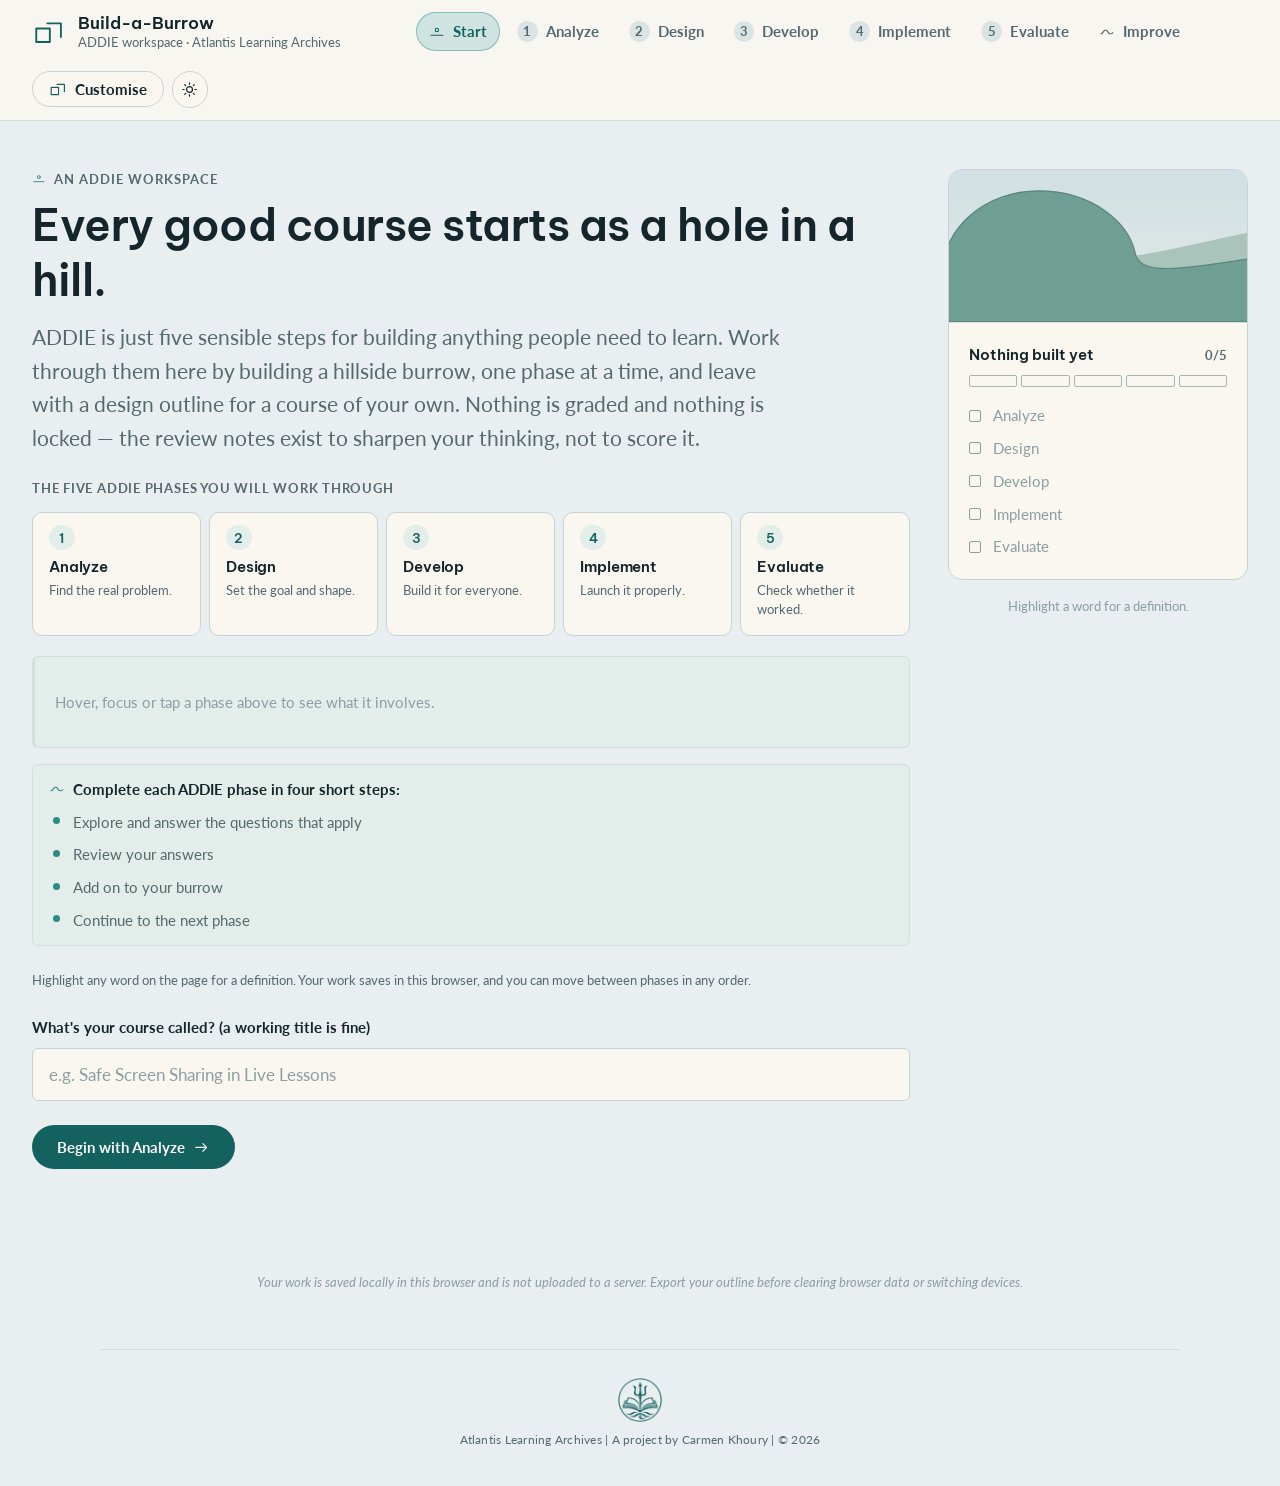
<file: index.html>
<!DOCTYPE html>
<html lang="en" data-theme="light">
<head>
<meta charset="UTF-8" />
<meta name="viewport" content="width=device-width, initial-scale=1.0" />
<title>Build-a-Burrow — ADDIE Workspace</title>
<meta name="description" content="An ADDIE workspace for instructional designers: plan, prototype, review and refine a course design one phase at a time. Part of the Atlantis Learning Archives." />
<link rel="icon" href="data:image/svg+xml,%3Csvg xmlns='http://www.w3.org/2000/svg' viewBox='0 0 32 32' fill='none' stroke='%2314625f' stroke-width='2.6' stroke-linejoin='round'%3E%3Crect x='5' y='13' width='13' height='13'/%3E%3Cpath d='M14 9h13v13'/%3E%3C/svg%3E" />
<link rel="preconnect" href="https://fonts.googleapis.com" />
<link rel="preconnect" href="https://fonts.gstatic.com" crossorigin />
<link href="https://fonts.googleapis.com/css2?family=Be+Vietnam+Pro:ital,wght@0,400;0,500;0,600;0,700;1,400;1,500&family=Lato:ital,wght@0,400;0,700;0,900;1,400;1,700&display=swap" rel="stylesheet" />
<link rel="stylesheet" href="style.css?v=7" />
</head>
<body>

<a class="skip-link" href="#stage-main">Skip to the current phase</a>

<!-- Shared geometric symbol layer: single-stroke, monochrome, always beside a label -->
<svg width="0" height="0" aria-hidden="true" focusable="false" style="position:absolute">
  <defs>
    <!-- Discovery: horizon line with a rising dot -->
    <symbol id="s-discovery" viewBox="0 0 24 24"><path d="M3 17h18"/><circle cx="12" cy="9" r="2.6"/></symbol>
    <!-- Learning: three gently expanding arcs -->
    <symbol id="s-learning" viewBox="0 0 24 24"><path d="M8 20a5 5 0 0 1 0-16"/><path d="M13 20a9 9 0 0 1 0-16"/><path d="M18 20a13 13 0 0 1 0-16"/></symbol>
    <!-- Reflection: mirrored crescents -->
    <symbol id="s-reflection" viewBox="0 0 24 24"><path d="M10 4a9 9 0 0 0 0 16"/><path d="M14 4a9 9 0 0 1 0 16"/></symbol>
    <!-- Building: two offset blocks forming an open structure -->
    <symbol id="s-building" viewBox="0 0 24 24"><rect x="3" y="10" width="10" height="10"/><path d="M11 6h10v10"/></symbol>
    <!-- Connection: two linked circles with a bridging line -->
    <symbol id="s-connection" viewBox="0 0 24 24"><circle cx="7.5" cy="12" r="4.2"/><circle cx="16.5" cy="12" r="4.2"/><path d="M11.7 12h.6"/></symbol>
    <!-- Care and respect: a sheltering arch around a dot -->
    <symbol id="s-care" viewBox="0 0 24 24"><path d="M4 18a8 8 0 0 1 16 0"/><circle cx="12" cy="16.5" r="1.9"/></symbol>
    <!-- Completion: four-point archive star -->
    <symbol id="s-star" viewBox="0 0 24 24"><path d="M12 3c.9 5.1 3 7.2 8.1 8.1-5.1.9-7.2 3-8.1 8.1-.9-5.1-3-7.2-8.1-8.1C9 10.2 11.1 8.1 12 3Z"/></symbol>
    <!-- Continuity: looping current line -->
    <symbol id="s-continuity" viewBox="0 0 24 24"><path d="M3 15c3.5 0 3.5-6 7-6s3.5 6 7 6 4-2 4-2"/></symbol>
    <!-- Utility marks -->
    <symbol id="s-arrow" viewBox="0 0 24 24"><path d="M4 12h15M14 6.5 19.5 12 14 17.5"/></symbol>
    <symbol id="s-back" viewBox="0 0 24 24"><path d="M20 12H5M10 6.5 4.5 12 10 17.5"/></symbol>
    <symbol id="s-plus" viewBox="0 0 24 24"><path d="M12 5v14M5 12h14"/></symbol>
    <symbol id="s-check" viewBox="0 0 24 24"><path d="M4.5 12.5 9.5 17.5 20 7"/></symbol>
    <symbol id="s-export" viewBox="0 0 24 24"><path d="M12 4v11M7.5 10.5 12 15l4.5-4.5M4 20h16"/></symbol>
    <symbol id="s-print" viewBox="0 0 24 24"><path d="M7 9V4h10v5M7 18H4v-6h16v6h-3M7 15h10v5H7z"/></symbol>
  </defs>
</svg>

<header class="topbar">
  <div class="brand">
    <svg class="logo" viewBox="0 0 40 40" aria-label="Build-a-Burrow, an ADDIE workspace" role="img" fill="none"
         stroke="currentColor" stroke-width="2.2" stroke-linejoin="round" stroke-linecap="round">
      <rect x="5" y="17" width="16" height="16"/>
      <path d="M18 11h16v16"/>
    </svg>
    <div class="brand-text">
      <span class="brand-name">Build-a-Burrow</span>
      <span class="brand-sub">ADDIE workspace &middot; Atlantis Learning Archives</span>
    </div>
  </div>

  <nav class="tabs" aria-label="Workspace phases">
    <button class="tab is-active" data-goto="start"><svg class="sym" aria-hidden="true"><use href="#s-discovery"/></svg>Start</button>
    <button class="tab" data-goto="analyze"><span class="tab-num">1</span>Analyze</button>
    <button class="tab" data-goto="design"><span class="tab-num">2</span>Design</button>
    <button class="tab" data-goto="develop"><span class="tab-num">3</span>Develop</button>
    <button class="tab" data-goto="implement"><span class="tab-num">4</span>Implement</button>
    <button class="tab" data-goto="evaluate"><span class="tab-num">5</span>Evaluate</button>
    <button class="tab" data-goto="finale"><svg class="sym" aria-hidden="true"><use href="#s-continuity"/></svg>Improve</button>
  </nav>

  <div class="topbar-actions">
    <button class="apple-counter" id="shopBtn">
      <span class="apple-glyph" aria-hidden="true"><svg class="sym"><use href="#s-building"/></svg></span>
      <span>Customise</span>
      <span class="sr-only">open the burrow customisation panel</span>
      <span id="appleCount" hidden>0</span>
    </button>
    <button class="icon-btn" id="themeBtn" aria-label="Switch between light and dark mode">
      <svg class="ic-sun" viewBox="0 0 24 24" fill="none" stroke="currentColor" stroke-width="1.7" stroke-linecap="round"><circle cx="12" cy="12" r="4.2"/><path d="M12 2.5v2M12 19.5v2M2.5 12h2M19.5 12h2M5.2 5.2l1.4 1.4M17.4 17.4l1.4 1.4M18.8 5.2l-1.4 1.4M6.6 17.4l-1.4 1.4"/></svg>
      <svg class="ic-moon" viewBox="0 0 24 24" fill="none" stroke="currentColor" stroke-width="1.7" stroke-linecap="round" stroke-linejoin="round"><path d="M20 14.5A8.5 8.5 0 0 1 9.5 4a8.5 8.5 0 1 0 10.5 10.5Z"/></svg>
    </button>
  </div>
</header>

<div class="layout">

  <!-- ============ MAIN COLUMN ============ -->
  <main id="stage-main">

    <!-- ---------- START ---------- -->
    <section class="stage is-active" data-stage="start">
      <p class="eyebrow"><svg class="sym" aria-hidden="true"><use href="#s-discovery"/></svg>An ADDIE workspace</p>
      <h1 class="stage-title display">Every good course starts as a hole in a hill.</h1>
      <p class="lede">ADDIE is just five sensible steps for building anything people need to learn. Work through them here by building a hillside burrow, one phase at a time, and leave with a design outline for a course of your own. Nothing is graded and nothing is locked — the review notes exist to sharpen your thinking, not to score it.</p>

      <p class="grid-label">The five ADDIE phases you will work through</p>

      <div class="phase-grid">
        <button type="button" class="phase-card" data-phase="analyze" aria-controls="phaseDetail" aria-expanded="false"><span class="pc-num">1</span><h3>Analyze</h3><p>Find the real problem.</p></button>
        <button type="button" class="phase-card" data-phase="design" aria-controls="phaseDetail" aria-expanded="false"><span class="pc-num">2</span><h3>Design</h3><p>Set the goal and shape.</p></button>
        <button type="button" class="phase-card" data-phase="develop" aria-controls="phaseDetail" aria-expanded="false"><span class="pc-num">3</span><h3>Develop</h3><p>Build it for everyone.</p></button>
        <button type="button" class="phase-card" data-phase="implement" aria-controls="phaseDetail" aria-expanded="false"><span class="pc-num">4</span><h3>Implement</h3><p>Launch it properly.</p></button>
        <button type="button" class="phase-card" data-phase="evaluate" aria-controls="phaseDetail" aria-expanded="false"><span class="pc-num">5</span><h3>Evaluate</h3><p>Check whether it worked.</p></button>
      </div>

      <div class="phase-detail" id="phaseDetail" aria-live="polite"></div>

      <div class="process-line">
        <p><svg class="sym" aria-hidden="true"><use href="#s-continuity"/></svg><strong>Complete each ADDIE phase in four short steps:</strong></p>
        <ul class="tick-list">
          <li>Explore and answer the questions that apply</li>
          <li>Review your answers</li>
          <li>Add on to your burrow</li>
          <li>Continue to the next phase</li>
        </ul>
      </div>

      <p class="how-note">Highlight any word on the page for a definition. Your work saves in this browser, and you can move between phases in any order.</p>

      <div class="field">
        <label for="courseName">What's your course called? (a working title is fine)</label>
        <input type="text" id="courseName" placeholder="e.g. Safe Screen Sharing in Live Lessons" />
      </div>

      <div class="stage-foot">
        <button class="btn btn-primary" data-goto="analyze">Begin with Analyze<svg class="sym" aria-hidden="true"><use href="#s-arrow"/></svg></button>
      </div>
    </section>

    <!-- ---------- ANALYZE ---------- -->
    <section class="stage" data-stage="analyze">
      <p class="eyebrow"><svg class="sym" aria-hidden="true"><use href="#s-discovery"/></svg>Phase 1 of 5 — the foundation</p>
      <h2 class="stage-title display">Analyze</h2>
      <p class="lede">Before anyone digs, work out what is actually wrong. Analysis has four steps: identify the goals, collect data, analyze the data, and present your results and recommendations. Keep everything high level here; the detail comes later.</p>

      <details class="tips" open>
        <summary><svg class="sym" aria-hidden="true"><use href="#s-learning"/></svg>Things worth considering</summary>
        <ul class="tick-list">
          <li>Start with the <strong>goals</strong> your stakeholders and SMEs are trying to reach. Measurable goals let you check later whether your efforts worked.</li>
          <li>Name the <strong>gap</strong>: what learners do now compared with what they should be doing, and why.</li>
          <li>Only knowledge and skill gaps are true training problems. Motivation, environment and communication gaps usually need a different fix.</li>
          <li>Base your conclusions on <strong>data</strong>, ideally from more than one source.</li>
          <li>Your recommendations may include training, non-training fixes, or both working together.</li>
        </ul>
      </details>

      <!-- STEP 1 -->
      <h3 class="sub">Step 1: Identify the goals and the gap</h3>

      <div class="field">
        <label for="a_goals">What are the goals?</label>
        <p class="hint">Ask your stakeholders and SMEs what they are trying to achieve. Each goal should be quantitative (a number) or qualitative (an observable change). Clear goals lay the foundation for measuring whether your efforts were successful.</p>
        <textarea id="a_goals" rows="3" placeholder="Cut screen-share support tickets from new teachers by 50% within two months of onboarding."></textarea>
      </div>

      <div class="field">
        <label for="a_now">What are the learners doing right now?</label>
        <textarea id="a_now" rows="3" placeholder="New teachers share their whole desktop during class, which exposes personal tabs and slows the lesson."></textarea>
      </div>

      <div class="field">
        <label for="a_should">What should the learners be doing?</label>
        <textarea id="a_should" rows="3" placeholder="Share a single window, so only the lesson material is visible."></textarea>
      </div>

      <div class="field">
        <label for="a_why">Why aren't the learners doing this?</label>
        <p class="hint">This is your gap: the distance between what learners do now and what they should be doing.</p>
        <textarea id="a_why" rows="3" placeholder="Nobody shows them the window-only option during onboarding, and the help article shows an old menu."></textarea>
      </div>

      <h4 class="sub">What is causing the gap? Tick all that apply.</h4>
      <div class="checkgrid checkgrid--rich" id="a_causes">
        <label class="checkcard"><input type="checkbox" value="Knowledge"><span><strong>Knowledge</strong>: they don't know what to do or why. <em>Example: staff are unaware of a new refund policy.</em></span></label>
        <label class="checkcard"><input type="checkbox" value="Skill"><span><strong>Skill</strong>: they know what to do but can't do it well yet. <em>Example: agents understand the CRM but are slow at logging tickets.</em></span></label>
        <label class="checkcard"><input type="checkbox" value="Motivation"><span><strong>Motivation</strong>: they can, but have no reason to. <em>Example: the extra step earns no recognition and slows down their targets.</em></span></label>
        <label class="checkcard"><input type="checkbox" value="Environment"><span><strong>Environment</strong>: tools, time or processes get in the way. <em>Example: the software is slow, or the checklist is out of date.</em></span></label>
        <label class="checkcard"><input type="checkbox" value="Communication"><span><strong>Communication</strong>: expectations were unclear or never shared. <em>Example: managers never explained the new standard.</em></span></label>
      </div>
      <p class="hint">Knowledge and skill gaps are usually training problems. Motivation, environment and communication gaps usually need a non-training fix.</p>

      <div class="field">
        <label for="a_audience">Who are the learners? Be specific.</label>
        <textarea id="a_audience" rows="3" placeholder="About 40 new independent-contractor teachers per month, comfortable with tech, working across time zones, with roughly 20 minutes to spare."></textarea>
      </div>

      <div class="field">
        <label for="a_measure">What exactly will be measured, and how will you assess learners to confirm the goals were met?</label>
        <p class="hint">This links straight back to your goals, and it becomes your Evaluate plan later.</p>
        <textarea id="a_measure" rows="3" placeholder="Measure: screen-share tickets per new teacher each month. Assess: a short scenario check at the end of onboarding."></textarea>
      </div>

      <!-- STEP 2 -->
      <h3 class="sub">Step 2: Collect the data</h3>
      <p class="hint">How you collect data depends on the instruction needed and the goals. These universal methods work almost anywhere. Tick the ones you will use.</p>
      <div class="checkgrid checkgrid--rich" id="a_methods">
        <label class="checkcard"><input type="checkbox" value="Stakeholders and SMEs"><span><strong>Stakeholders and SMEs</strong>: talk to the people who requested the work and the experts who know the content.</span></label>
        <label class="checkcard"><input type="checkbox" value="Learner feedback"><span><strong>Learner feedback</strong>: a survey, a phone call, or a group call with breakout rooms. This can give qualitative or quantitative results.</span></label>
        <label class="checkcard"><input type="checkbox" value="Your own observations"><span><strong>Your own observations</strong>: watch the task being done and take notes.</span></label>
        <label class="checkcard"><input type="checkbox" value="Current trainers"><span><strong>Current trainers</strong>: find out what has worked in the past and what hasn't.</span></label>
        <label class="checkcard"><input type="checkbox" value="Existing policies"><span><strong>Existing policies</strong>: check whether current policies fulfill the need, or need adjusting or replacing.</span></label>
      </div>

      <div class="field">
        <label for="a_data">What did the data show?</label>
        <p class="hint">Summarize both the qualitative data (comments, observations) and the quantitative data (numbers, rates).</p>
        <textarea id="a_data" rows="4" placeholder="Survey of 25 teachers: 18 had never seen the window-only option. The trainer says the demo was cut from onboarding last year. Tickets average 30 a month."></textarea>
      </div>

      <!-- STEP 3 -->
      <h3 class="sub">Step 3: Analyze the data</h3>
      <p class="hint">Picture a simple sheet: the goal at the top, then the data, then your conclusions.</p>
      <div class="field">
        <label for="a_conclusions">What conclusions have you drawn from the data?</label>
        <textarea id="a_conclusions" rows="4" placeholder="The gap is mainly knowledge: most teachers were never shown the feature. The outdated help article (environment) makes it worse."></textarea>
      </div>

      <!-- STEP 4 -->
      <h3 class="sub">Step 4: Present the results and your recommendations</h3>
      <p class="hint">Your results sheet has three parts: (1) analysis information, meaning the stated problem and the goals, (2) current performance, meaning your observations and conclusions, and (3) your recommendations. Your downloadable outline lays these out for you.</p>

      <div class="field">
        <label for="a_recs">What are your recommendations?</label>
        <textarea id="a_recs" rows="3" placeholder="Add a short demo to onboarding and update the outdated help article."></textarea>
      </div>

      <div class="grid-2">
        <div class="field">
          <label for="a_rec_train">Training recommendations</label>
          <p class="hint">Big picture only. If you already know, name the format, such as an online module or a one-pager.</p>
          <textarea id="a_rec_train" rows="4" placeholder="A 5-minute online microlesson plus a one-page job aid."></textarea>
        </div>
        <div class="field">
          <label for="a_rec_non">Non-training recommendations, and why</label>
          <p class="hint">Say why each one is needed.</p>
          <textarea id="a_rec_non" rows="4" placeholder="Update the help article, because it still shows the old menu."></textarea>
        </div>
      </div>

      <div class="field">
        <label for="a_rec_together">How will the training and non-training recommendations work together?</label>
        <textarea id="a_rec_together" rows="2" placeholder="The updated article backs up the microlesson once teachers are in class."></textarea>
      </div>

      <div class="stage-foot">
        <button class="btn btn-primary check-btn" data-check="analyze">Check my work</button>
        <button class="btn btn-ghost" data-goto="start"><svg class="sym" aria-hidden="true"><use href="#s-back"/></svg>Back</button>
      </div>
      <div class="feedback" data-fb="analyze" hidden></div>
    </section>

    <!-- ---------- DESIGN ---------- -->
    <section class="stage" data-stage="design">
      <p class="eyebrow"><svg class="sym" aria-hidden="true"><use href="#s-building"/></svg>Phase 2 of 5 — the blueprint</p>
      <h2 class="stage-title display">Design</h2>
      <p class="lede">Now draw the plan. Design is where you decide what learners will be able to <em>do</em> afterwards — the goal, not the activity. Keep the "what" separate from the "how", because there should be more than one route to the same door.</p>

      <details class="tips" open>
        <summary><svg class="sym" aria-hidden="true"><use href="#s-learning"/></svg>Things worth considering</summary>
        <ul class="tick-list">
          <li>Write objectives as <strong>Condition + Action + Standard</strong>: "Given a live class, share a single window without exposing other tabs, in under 30 seconds."</li>
          <li>Start with a real <strong>Bloom's verb</strong> — <em>identify, apply, analyse, evaluate, create</em>. Never "understand", "know", or "be aware of"; you can't see those happen.</li>
          <li>A goal is not an instruction. "Watch the video" is an activity; "select the correct sharing mode" is a goal.</li>
          <li><strong>UDL:</strong> you can't control learner variability, only how flexible your design is. Plan more than one way in.</li>
          <li>Plan your <strong>formative</strong> checks here — the little quizzes, reflections and practice moments woven through the course.</li>
        </ul>
      </details>

      <div class="cheat-row">
        <button class="chip" data-modal="bloomsModal"><svg class="sym" aria-hidden="true"><use href="#s-learning"/></svg>Bloom's verb reference</button>
        <button class="chip" data-modal="udlModal"><svg class="sym" aria-hidden="true"><use href="#s-care"/></svg>UDL quick reference</button>
        <button class="chip" data-modal="readingModal"><svg class="sym" aria-hidden="true"><use href="#s-connection"/></svg>Heavy-reading scaffold</button>
      </div>

      <h3 class="sub">Who's in the burrow?</h3>
      <div class="grid-2">
        <div class="field">
          <label for="d_aud">Audience</label>
          <select id="d_aud">
            <option value="">Choose one…</option>
            <option value="kids">Young learners</option>
            <option value="adults">Adults</option>
            <option value="teachers">Teachers or staff (professional development)</option>
          </select>
        </div>
        <div class="field" id="subBranchWrap" hidden>
          <label for="d_sub">Narrow it down</label>
          <select id="d_sub"><option value="">Choose one…</option></select>
        </div>
      </div>

      <h3 class="sub">Pick a blueprint</h3>
      <p class="hint">Each of these is a proven lesson shape. Pick the one that matches your goal — you can always adapt it.</p>
      <div class="blueprints" id="blueprints">
        <button class="bp" data-bp="esa">
          <h4>ESA — Engage, Study, Activate</h4>
          <p>Hook interest, look closely at the language or content, then use it in a real task.</p>
          <p class="bp-best"><strong>Best for:</strong> general language lessons, mixed levels, teens and adults, when you want energy up front.</p>
        </button>
        <button class="bp" data-bp="ttt">
          <h4>TTT — Test, Teach, Test</h4>
          <p>Let them try first, teach into the gaps you saw, then let them try again.</p>
          <p class="bp-best"><strong>Best for:</strong> groups who already know some of it, diagnostic sessions, quick refreshers.</p>
        </button>
        <button class="bp" data-bp="clil">
          <h4>CLIL — Content and Language Integrated Learning</h4>
          <p>Teach real subject content and the language needed to handle it, together. Activate prior knowledge, scaffold heavily, climb from lower- to higher-order thinking.</p>
          <p class="bp-best"><strong>Best for:</strong> subject teaching in a second language, group work, academic or vocational content.</p>
        </button>
        <button class="bp" data-bp="task">
          <h4>Task-Based / Business English</h4>
          <p>Start from the real workplace task — the call, the email, the handover — and build backwards.</p>
          <p class="bp-best"><strong>Best for:</strong> business English, workplace training, safety-critical roles, busy adults who need immediate use.</p>
        </button>
        <button class="bp" data-bp="prep">
          <h4>Exam-Prep Cycle</h4>
          <p>Familiarise with the task type, practise the strategy, do a timed attempt, then review errors.</p>
          <p class="bp-best"><strong>Best for:</strong> IELTS, TOEFL, TOEIC, certification prep, anything with a fixed rubric.</p>
        </button>
      </div>

      <div class="field">
        <label for="d_obj">Write 1–3 learning objectives</label>
        <p class="hint">One per line. Start each with an observable verb. Peek at the cheat sheet above if you need one.</p>
        <textarea id="d_obj" rows="5" placeholder="Given a live online lesson, identify which sharing mode protects learner privacy.
Apply window-only sharing in under 30 seconds without exposing other tabs."></textarea>
      </div>

      <div class="field">
        <label for="d_form">What formative checks will you weave in?</label>
        <p class="hint">Small, low-stakes, along the way: knowledge checks, a drag-and-drop, a "spot the mistake" clip, a reflection prompt.</p>
        <textarea id="d_form" rows="3" placeholder="A two-question knowledge check after each demo, one 'spot what went wrong' video clip, and a closing reflection prompt."></textarea>
      </div>

      <div class="stage-foot">
        <button class="btn btn-primary check-btn" data-check="design">Check my work</button>
        <button class="btn btn-ghost" data-goto="analyze"><svg class="sym" aria-hidden="true"><use href="#s-back"/></svg>Back</button>
      </div>
      <div class="feedback" data-fb="design" hidden></div>
    </section>

    <!-- ---------- DEVELOP ---------- -->
    <section class="stage" data-stage="develop">
      <p class="eyebrow"><svg class="sym" aria-hidden="true"><use href="#s-building"/></svg>Phase 3 of 5 — the build</p>
      <h2 class="stage-title display">Develop</h2>
      <p class="lede">Time to actually build the burrow. You choose the materials — video, text, practice, audio — and you make sure everybody can get through the door. Prototype small, test early, and don't build forty screens before someone else has looked at two.</p>

      <details class="tips" open>
        <summary><svg class="sym" aria-hidden="true"><use href="#s-learning"/></svg>Things worth considering</summary>
        <ul class="tick-list">
          <li><strong>Storyboard first.</strong> One rough screen-by-screen sketch saves a week of rebuilding.</li>
          <li>Chunk self-paced content into <strong>5–15 minute</strong> segments with a check at each seam.</li>
          <li>Vary the vehicles. The point isn't "learning styles" — it's that one single format will always fail somebody.</li>
          <li>Pilot with two or three real learners before launch. Watch where they hesitate, don't just ask if they liked it.</li>
          <li>Keep slides sparse: a handful of words per line, readable across a room.</li>
        </ul>
      </details>

      <h3 class="sub">Choose your materials</h3>
      <div class="checkgrid" id="vehicles">
        <label class="checkcard"><input type="checkbox" value="Short demo video"><span>Short demo video</span></label>
        <label class="checkcard"><input type="checkbox" value="Narrated walkthrough"><span>Narrated walkthrough</span></label>
        <label class="checkcard"><input type="checkbox" value="Text and images"><span>Text and images</span></label>
        <label class="checkcard"><input type="checkbox" value="Interactive practice"><span>Interactive practice</span></label>
        <label class="checkcard"><input type="checkbox" value="Scenario or branching story"><span>Scenario / branching story</span></label>
        <label class="checkcard"><input type="checkbox" value="Downloadable job aid"><span>Downloadable job aid</span></label>
        <label class="checkcard"><input type="checkbox" value="Knowledge checks"><span>Knowledge checks</span></label>
        <label class="checkcard"><input type="checkbox" value="Live practice or discussion"><span>Live practice / discussion</span></label>
      </div>

      <h3 class="sub">Accessibility checklist</h3>
      <p class="hint">Tick what you'll genuinely do. Anything left unticked is a door somebody can't open. <button class="link-btn" data-modal="a11yModal">Why each one matters<svg class="sym" aria-hidden="true"><use href="#s-arrow"/></svg></button></p>
      <div class="checkgrid" id="a11y">
        <label class="checkcard"><input type="checkbox" value="Alt text on every meaningful image"><span>Alt text on meaningful images</span></label>
        <label class="checkcard"><input type="checkbox" value="Sufficient colour contrast"><span>Sufficient colour contrast</span></label>
        <label class="checkcard"><input type="checkbox" value="Captions and transcripts for audio and video"><span>Captions and transcripts</span></label>
        <label class="checkcard"><input type="checkbox" value="Keyboard-navigable interactions"><span>Keyboard navigable</span></label>
        <label class="checkcard"><input type="checkbox" value="Plain language and defined key terms"><span>Plain language, terms defined</span></label>
        <label class="checkcard"><input type="checkbox" value="No meaning carried by colour alone"><span>Meaning not colour-only</span></label>
        <label class="checkcard"><input type="checkbox" value="Descriptive headings and link text"><span>Descriptive headings and links</span></label>
        <label class="checkcard"><input type="checkbox" value="Downloadable or printable version"><span>Printable version available</span></label>
      </div>

      <div class="field">
        <label for="v_chunk">How will you chunk it, and who will pilot it?</label>
        <textarea id="v_chunk" rows="4" placeholder="Four lessons of about 8 minutes each, one knowledge check per lesson. Two new teachers will pilot it in week three and I'll watch them click through it live."></textarea>
      </div>

      <div class="stage-foot">
        <button class="btn btn-primary check-btn" data-check="develop">Check my work</button>
        <button class="btn btn-ghost" data-goto="design"><svg class="sym" aria-hidden="true"><use href="#s-back"/></svg>Back</button>
      </div>
      <div class="feedback" data-fb="develop" hidden></div>
    </section>

    <!-- ---------- IMPLEMENT ---------- -->
    <section class="stage" data-stage="implement">
      <p class="eyebrow"><svg class="sym" aria-hidden="true"><use href="#s-connection"/></svg>Phase 4 of 5 — moving in</p>
      <h2 class="stage-title display">Implement</h2>
      <p class="lede">The burrow is built; now the neighbours arrive. Implementation is all the unglamorous logistics that decide whether anyone actually completes your course: who launches it, where it lives, when, and who needs to know.</p>

      <details class="tips" open>
        <summary><svg class="sym" aria-hidden="true"><use href="#s-learning"/></svg>Things worth considering</summary>
        <ul class="tick-list">
          <li>If someone else will facilitate, they need a <strong>train-the-trainer</strong> pass and a facilitator guide.</li>
          <li>Prepare the <strong>environment</strong>: LMS enrolment, links, permissions, a tech check for live sessions.</li>
          <li>Tell learners <strong>why</strong> before they click in. A one-line "what's in it for you" lifts completion more than any animation.</li>
          <li>Name your stakeholders and your <strong>go-live date</strong>. Vague launch dates never launch.</li>
          <li>Start collecting data on day one — where people drop out is your best redesign brief.</li>
        </ul>
      </details>

      <div class="grid-2">
        <div class="field">
          <label for="i_mode">Delivery mode</label>
          <select id="i_mode">
            <option value="">Choose one…</option>
            <option value="async">Self-paced / asynchronous</option>
            <option value="live">Live (in person or virtual)</option>
            <option value="blend">Blended — live plus self-paced</option>
          </select>
        </div>
        <div class="field">
          <label for="i_home">Where will it live?</label>
          <select id="i_home">
            <option value="">Choose one…</option>
            <option value="lms">An LMS with tracking</option>
            <option value="kb">A knowledge base or help centre</option>
            <option value="link">A shared link or intranet page</option>
            <option value="live-only">Nowhere — it's live only</option>
          </select>
        </div>
      </div>

      <div class="field">
        <label for="i_stake">Who's involved, and what do they need from you?</label>
        <p class="hint">Requester, approver, facilitators, IT, anyone who just needs to be kept in the loop.</p>
        <textarea id="i_stake" rows="4" placeholder="Teacher Support Manager requested it and approves the final version. Two team leads will announce it. IT needs to whitelist the video host. My manager wants a summary in the weekly update."></textarea>
      </div>

      <div class="field">
        <label for="i_time">What's the timeline, and how will learners find out?</label>
        <textarea id="i_time" rows="4" placeholder="Draft by 12 Sept, pilot 15–19 Sept, live 1 Oct. Announced in the onboarding email and pinned in the teacher community, with a one-line reason it matters."></textarea>
      </div>

      <div class="stage-foot">
        <button class="btn btn-primary check-btn" data-check="implement">Check my work</button>
        <button class="btn btn-ghost" data-goto="develop"><svg class="sym" aria-hidden="true"><use href="#s-back"/></svg>Back</button>
      </div>
      <div class="feedback" data-fb="implement" hidden></div>
    </section>

    <!-- ---------- EVALUATE ---------- -->
    <section class="stage" data-stage="evaluate">
      <p class="eyebrow"><svg class="sym" aria-hidden="true"><use href="#s-reflection"/></svg>Phase 5 of 5 — does the roof hold?</p>
      <h2 class="stage-title display">Evaluate</h2>
      <p class="lede">Last phase, and the one most people shrink to a smiley-face survey. Formative evaluation is the checking you do <em>during</em>; summative is the proof <em>after</em>. Both should point back at the objectives you wrote in Design.</p>

      <details class="tips" open>
        <summary><svg class="sym" aria-hidden="true"><use href="#s-learning"/></svg>Things worth considering</summary>
        <ul class="tick-list">
          <li>Four useful levels to think in: did they <strong>like</strong> it, did they <strong>learn</strong> it, did they <strong>do</strong> it at work, did anything <strong>change</strong> for the organisation.</li>
          <li>Most teams stop at "did they like it". One level up is where the real information lives.</li>
          <li>For content knowledge, offer <strong>more than one way to show it</strong>: a quiz, a short recording, a worked example, a submitted artefact.</li>
          <li>Skill-based assessment is narrower by nature — but you can still vary the context, not just the format.</li>
          <li>Close the loop: write down what you'd change next time <em>while you still remember</em>.</li>
        </ul>
      </details>

      <div class="field">
        <label for="e_sum">What's the summative assessment, and how else could someone show they've got it?</label>
        <textarea id="e_sum" rows="4" placeholder="A five-question scenario quiz, or teachers can submit a 60-second screen recording showing a safe share. Both are marked against the same two objectives."></textarea>
      </div>

      <div class="grid-2">
        <div class="field">
          <label for="e_track">How is completion tracked?</label>
          <select id="e_track">
            <option value="">Choose one…</option>
            <option value="lms">LMS completion and quiz scores</option>
            <option value="submit">A submitted artefact reviewed by a person</option>
            <option value="observe">On-the-job observation or coaching notes</option>
            <option value="self">Self-report / honour system</option>
          </select>
        </div>
        <div class="field">
          <label for="e_level">How far up will you actually measure?</label>
          <select id="e_level">
            <option value="">Choose one…</option>
            <option value="1">Reaction — did they like it</option>
            <option value="2">Learning — did they learn it</option>
            <option value="3">Behaviour — did they do it on the job</option>
            <option value="4">Results — did the original problem shrink</option>
          </select>
        </div>
      </div>

      <div class="field">
        <label for="e_data">What data will tell you it worked — and who else has to change for it to stick?</label>
        <p class="hint">A course can build skill and confidence. Whether people keep doing it usually depends on their manager.</p>
        <textarea id="e_data" rows="4" placeholder="Compare screen-share tickets before and after. Team leads will mention it in first-month check-ins, otherwise it fades."></textarea>
      </div>

      <div class="stage-foot">
        <button class="btn btn-primary check-btn" data-check="evaluate">Check my work</button>
        <button class="btn btn-ghost" data-goto="implement"><svg class="sym" aria-hidden="true"><use href="#s-back"/></svg>Back</button>
      </div>
      <div class="feedback" data-fb="evaluate" hidden></div>
    </section>

    <!-- ---------- FINALE ---------- -->
    <section class="stage" data-stage="finale">
      <div class="finale-hero">
        <div class="completion-moment" id="completionMoment">
          <svg class="archive-star" viewBox="0 0 24 24" fill="none" stroke="currentColor" stroke-width="1.4"
               stroke-linejoin="round" role="img" aria-label="Archive star">
            <use href="#s-star"/>
          </svg>
          <span class="ripple" aria-hidden="true">
            <svg viewBox="0 0 76 8" preserveAspectRatio="none"><path d="M1 4c9-4 17 4 25 0s16-4 25 0 16 4 24 0"/></svg>
          </span>
        </div>
        <p class="eyebrow"><svg class="sym" aria-hidden="true"><use href="#s-continuity"/></svg>Improve</p>
        <h2 class="stage-title display">Design outline prepared.</h2>
        <p class="lede">You worked one course idea through all five phases of ADDIE and produced a reviewed design outline. One archive star added. Next: note what you would change, export the outline, or run the cycle again with a different audience.</p>

        <div class="field">
          <label for="im_next">What would you change on the next pass?</label>
          <p class="hint">Improvement is the sixth step of the cycle. Two lines now will save you an hour later.</p>
          <textarea id="im_next" rows="3" placeholder="The objectives are still broader than one microlesson can carry. Next pass: split them, and check the standard against what a first-week teacher can realistically do."></textarea>
        </div>

        <div class="stage-foot">
          <button class="btn btn-primary" id="dlDoc"><svg class="sym" aria-hidden="true"><use href="#s-export"/></svg>Export as a Word document</button>
          <button class="btn btn-secondary" id="printBtn"><svg class="sym" aria-hidden="true"><use href="#s-print"/></svg>Print or save as PDF</button>
          <button class="btn btn-ghost" id="restartBtn"><svg class="sym" aria-hidden="true"><use href="#s-continuity"/></svg>Run the cycle again</button>
        </div>
      </div>
      <div class="scroll-wrap" id="scrollWrap"></div>
    </section>

  </main>

  <!-- ============ SIDEBAR ============ -->
  <aside class="sidebar">
    <div class="burrow-panel">
      <div class="burrow-stage" id="burrowStage" data-built="0">
        <svg viewBox="0 96 400 204" preserveAspectRatio="xMidYMax meet" class="burrow-svg" role="img" aria-labelledby="burrowTitle">
          <title id="burrowTitle">Your burrow, built stage by stage</title>
          <defs>
            <linearGradient id="skyG" x1="0" y1="0" x2="0" y2="1">
              <stop offset="0%" class="sky-a"/><stop offset="100%" class="sky-b"/>
            </linearGradient>
            <radialGradient id="glowG" cx="50%" cy="50%" r="50%">
              <stop offset="0%" stop-color="#ffd88a" stop-opacity=".85"/>
              <stop offset="100%" stop-color="#ffd88a" stop-opacity="0"/>
            </radialGradient>
          </defs>

          <rect width="400" height="300" fill="url(#skyG)"/>
          <!-- stars (dark mode only) -->
          <g class="stars">
            <circle cx="40" cy="38" r="1.6"/><circle cx="96" cy="20" r="1.1"/><circle cx="150" cy="46" r="1.4"/>
            <circle cx="250" cy="26" r="1.2"/><circle cx="312" cy="52" r="1.6"/><circle cx="360" cy="30" r="1.1"/>
            <circle cx="200" cy="14" r="1"/><circle cx="286" cy="70" r="1"/>
          </g>
          <!-- far hills -->
          <path d="M-10 210c60-46 110-30 170-6 54 22 110 4 250-26v132H-10z" class="hill-far"/>
          <!-- main hill -->
          <path d="M-10 300v-58c0-72 62-118 130-118 74 0 122 44 130 84 6 30 60 22 160 6v86z" class="hill-main"/>

          <!-- ===== 1. ANALYZE: excavation + doorway ===== -->
          <g class="layer layer-analyze">
            <ellipse cx="126" cy="252" rx="46" ry="44" class="dig-hole"/>
            <path d="M84 254a42 42 0 0 1 84 0" class="dig-arch"/>
            <path d="M60 296c22-8 44-12 66-12" class="dirt-line"/>
            <g class="shovel">
              <path d="M196 288V246" class="tool-stroke"/>
              <path d="M188 246h16v-8h-16z" class="tool-fill"/>
              <path d="M190 288c-4 6 12 6 8 0" class="tool-fill"/>
            </g>
          </g>

          <!-- ===== 2. DESIGN: blueprint framing ===== -->
          <g class="layer layer-design">
            <circle cx="126" cy="250" r="34" class="plan-line" stroke-dasharray="5 6"/>
            <path d="M92 250h68M126 216v68" class="plan-line" stroke-dasharray="4 6"/>
            <g class="plan-note">
              <rect x="248" y="176" width="82" height="58" rx="6" class="note-fill"/>
              <path d="M258 192h62M258 202h50M258 212h58M258 222h40" class="note-line"/>
            </g>
          </g>

          <!-- ===== 3. DEVELOP: the real door, frame, window, chimney ===== -->
          <g class="layer layer-develop">
            <circle cx="126" cy="250" r="36" class="door-frame"/>
            <circle cx="126" cy="250" r="30" class="door"/>
            <path d="M112 222v56M126 220v60M140 222v56" class="door-panel"/>
            <circle cx="126" cy="250" r="4" class="door-knob"/>
            <!-- chimney -->
            <g class="chimney">
              <rect x="214" y="150" width="20" height="30" rx="4" class="brick"/>
              <rect x="210" y="144" width="28" height="9" rx="4" class="brick-cap"/>
              <g class="smoke">
                <circle cx="224" cy="138" r="5"/><circle cx="230" cy="128" r="6"/><circle cx="222" cy="116" r="7"/>
              </g>
            </g>
          </g>

          <!-- ===== 4. IMPLEMENT: path, fence, garden, neighbours ===== -->
          <g class="layer layer-implement">
            <path d="M126 288c-6 8-24 10-40 12h96c-18-2-34-6-40-12z" class="path-fill"/>
            <path d="M118 292c-14 4-34 6-52 8h120c-20-2-42-4-56-8z" class="path-fill2"/>
            <g class="fence">
              <path d="M282 262v34M300 258v38M318 262v34M336 258v38" class="post"/>
              <path d="M274 270h70M274 282h70" class="rail"/>
            </g>
            <g class="garden">
              <circle cx="60" cy="270" r="5" class="bloom-a"/><path d="M60 275v12" class="stem"/>
              <circle cx="78" cy="262" r="5" class="bloom-b"/><path d="M78 267v20" class="stem"/>
              <circle cx="44" cy="262" r="4.5" class="bloom-c"/><path d="M44 266v20" class="stem"/>
            </g>
            <!-- two small folk arriving -->
            <g class="folk">
              <g class="folk-a">
                <circle cx="200" cy="264" r="7" class="folk-head"/>
                <path d="M200 271c-8 0-11 8-11 17h22c0-9-3-17-11-17z" class="folk-body"/>
              </g>
              <g class="folk-b">
                <circle cx="224" cy="270" r="6" class="folk-head"/>
                <path d="M224 276c-7 0-9 7-9 14h18c0-7-2-14-9-14z" class="folk-body2"/>
              </g>
            </g>
          </g>

          <!-- ===== 5. EVALUATE: lanterns lit, flag, sign ===== -->
          <g class="layer layer-evaluate">
            <circle cx="126" cy="250" r="52" fill="url(#glowG)" class="doorglow"/>
            <g class="lantern">
              <path d="M172 212v14" class="tool-stroke"/>
              <circle cx="172" cy="234" r="8" class="lamp"/>
              <circle cx="172" cy="234" r="18" fill="url(#glowG)"/>
            </g>
            <g class="lantern lantern-2">
              <path d="M80 216v12" class="tool-stroke"/>
              <circle cx="80" cy="236" r="7" class="lamp"/>
              <circle cx="80" cy="236" r="16" fill="url(#glowG)"/>
            </g>
            <g class="flag">
              <path d="M126 176v-30" class="tool-stroke"/>
              <g class="flag-cloth" transform="translate(112 118) scale(1.2)">
                <path d="M12 3c.9 5.1 3 7.2 8.1 8.1-5.1.9-7.2 3-8.1 8.1-.9-5.1-3-7.2-8.1-8.1C9 10.2 11.1 8.1 12 3Z"/>
              </g>
            </g>
          </g>

          <!-- ===== SHOP ITEMS ===== -->
          <g class="shop shop-window">
            <circle cx="190" cy="242" r="15" class="win-frame"/>
            <circle cx="190" cy="242" r="12" class="win-glass"/>
            <path d="M178 242h24M190 230v24" class="win-bar"/>
          </g>
          <g class="shop shop-flowers">
            <circle cx="176" cy="284" r="4.5" class="bloom-b"/><circle cx="188" cy="290" r="4" class="bloom-a"/>
            <circle cx="164" cy="290" r="4" class="bloom-c"/><circle cx="196" cy="282" r="4.5" class="bloom-c"/>
            <circle cx="152" cy="286" r="3.6" class="bloom-b"/>
          </g>
          <g class="shop shop-bench">
            <path d="M56 286h44M58 286v10M98 286v10M56 278h44" class="bench-line"/>
          </g>
          <g class="shop shop-tree">
            <path d="M348 296v-34" class="trunk"/>
            <circle cx="348" cy="248" r="20" class="canopy"/>
            <circle cx="332" cy="258" r="13" class="canopy"/>
            <circle cx="364" cy="258" r="13" class="canopy"/>
          </g>
          <g class="shop shop-mailbox">
            <path d="M258 296v-24" class="tool-stroke"/>
            <rect x="248" y="256" width="22" height="15" rx="5" class="brick"/>
          </g>
        </svg>
      </div>

      <div class="progress-block">
        <div class="progress-head">
          <span class="progress-label" id="progressLabel">Nothing built yet</span>
          <span class="progress-count"><span id="doneCount">0</span>/5</span>
        </div>
        <div class="progress-track" id="progressTrack" role="img" aria-label="Build progress">
          <span class="blk"></span><span class="blk"></span><span class="blk"></span><span class="blk"></span><span class="blk"></span>
        </div>
        <ol class="checklist" id="checklist">
          <li data-c="analyze"><span class="dot"></span>Analyze</li>
          <li data-c="design"><span class="dot"></span>Design</li>
          <li data-c="develop"><span class="dot"></span>Develop</li>
          <li data-c="implement"><span class="dot"></span>Implement</li>
          <li data-c="evaluate"><span class="dot"></span>Evaluate</li>
        </ol>
        <p class="stars-row" id="starsRow" hidden></p>
        <p class="title-badge" id="titleBadge" hidden><svg class="sym" aria-hidden="true"><use href="#s-star"/></svg><span></span></p>
      </div>
    </div>

    <p class="sidebar-hint">Highlight a word for a definition.</p>
  </aside>
  
</div>
  
  <p class="privacy-note">Your work is saved locally in this browser and is not uploaded to a server. Export your outline before clearing browser data or switching devices.</p>

  <footer class="site-footer">
  <p class="atlantis-credit"><img class="ins-light" src="assets/img/atlantis-insignia.png?v=2" alt="Atlantis Learning Archives insignia"><img class="ins-dark" src="assets/img/atlantis-insignia-dark.png?v=2" alt="" aria-hidden="true"><span>Atlantis Learning Archives | A project by Carmen Khoury | © 2026</span></p>
</footer>

<!-- ============ MODALS ============ -->
<div class="modal" id="bloomsModal" hidden>
  <div class="modal-card">
    <button class="modal-x" data-close aria-label="Close">✕</button>
    <h3 class="display"><svg class="sym" aria-hidden="true"><use href="#s-learning"/></svg>Bloom's verb reference</h3>
    <p class="lede sm">Climb the pyramid. Lower-order thinking builds the ground floor; higher-order thinking is where people actually use what they know. Pick the verb that matches the thinking you want — and never write "understand".</p>
    <div class="bloom-pyramid">
      <div class="bl bl-6"><strong>Create</strong><span>design, compose, plan, construct, produce, devise, adapt</span></div>
      <div class="bl bl-5"><strong>Evaluate</strong><span>judge, critique, justify, recommend, prioritise, defend</span></div>
      <div class="bl bl-4"><strong>Analyze</strong><span>compare, contrast, differentiate, organise, attribute, diagnose</span></div>
      <div class="bl bl-3"><strong>Apply</strong><span>demonstrate, use, carry out, solve, implement, perform</span></div>
      <div class="bl bl-2"><strong>Understand and explain</strong><span>describe, summarise, paraphrase, classify, interpret, illustrate</span></div>
      <div class="bl bl-1"><strong>Remember</strong><span>identify, list, name, recall, label, define, select</span></div>
    </div>
    <div class="callout warn">
      <h4><svg class="sym" aria-hidden="true"><use href="#s-care"/></svg>Verbs to avoid in objectives</h4>
      <p>understand · know · be aware of · appreciate · learn about · be familiar with · realise — you can't observe any of these, so you can't assess them. Ask "what would I see them <em>do</em> if they understood?" and use that verb instead.</p>
    </div>
  </div>
</div>

<div class="modal" id="udlModal" hidden>
  <div class="modal-card">
    <button class="modal-x" data-close aria-label="Close">✕</button>
    <h3 class="display"><svg class="sym" aria-hidden="true"><use href="#s-care"/></svg>UDL quick reference</h3>
    <p class="lede sm">Universal Design for Learning starts from one honest premise: learners vary, and you can't control that variability — only how flexible your design is. Build the flexibility in from the start rather than retrofitting it for the person who struggles.</p>
    <div class="udl-grid">
      <article><h4>Multiple means of engagement</h4><p>The "why" of learning. Give choice, make relevance obvious, keep the challenge at the right level, and build in ways for learners to keep going when it gets hard.</p></article>
      <article><h4>Multiple means of representation</h4><p>The "what" of learning. Same content, more than one route in: text plus audio, diagram plus explanation, key terms defined on the spot, captions on everything.</p></article>
      <article><h4>Multiple means of action and expression</h4><p>The "how" of learning. Let people show what they know in more than one way — write it, record it, demonstrate it, build it.</p></article>
    </div>
    <div class="callout">
      <h4><svg class="sym" aria-hidden="true"><use href="#s-building"/></svg>The design habit to keep</h4>
      <p>Separate the <strong>goal</strong> from the <strong>method</strong>. "Summarise the safety procedure" is a goal; "write a 200-word paragraph" is one method of many. Fix the goal, open up the method — unless the method <em>is</em> the skill.</p>
    </div>
  </div>
</div>

<div class="modal" id="readingModal" hidden>
  <div class="modal-card">
    <button class="modal-x" data-close aria-label="Close">✕</button>
    <h3 class="display"><svg class="sym" aria-hidden="true"><use href="#s-connection"/></svg>Scaffold for heavy reading</h3>
    <p class="lede sm">For dense professional content — legal, medical, technical, compliance — don't hand over the wall of text and hope. Walk learners through it in four moves.</p>
    <ol class="numbered">
      <li><strong>Preview questions.</strong> Two or three questions before they read, so they know what they're looking for and activate what they already know.</li>
      <li><strong>Click and chunk.</strong> Break the text into small pieces. Unknown word? Look it up, don't guess past it. Keep a running list of key terms beside the text.</li>
      <li><strong>Analyse and question.</strong> Go back in: what's the claim, what's the evidence, what does this mean for my job? Learners generate their own questions here, not just answer yours.</li>
      <li><strong>Discuss, then show.</strong> Pair or group discussion to test understanding out loud, then a short task that proves they can use it.</li>
    </ol>
    <div class="callout">
      <h4><svg class="sym" aria-hidden="true"><use href="#s-connection"/></svg>Pairs well with CLIL</h4>
      <p>This is the same logic as content-and-language integrated teaching: activate prior knowledge, scaffold the language they need to handle the content, then climb from lower- to higher-order thinking within the same lesson.</p>
    </div>
  </div>
</div>

<div class="modal" id="a11yModal" hidden>
  <div class="modal-card">
    <button class="modal-x" data-close aria-label="Close">✕</button>
    <h3 class="display"><svg class="sym" aria-hidden="true"><use href="#s-care"/></svg>Why each accessibility item matters</h3>
    <dl class="deflist">
      <dt>Alt text</dt><dd>Screen readers announce it in place of the image. Describe the <em>information</em>, not the picture — and mark purely decorative images as decorative so they're skipped.</dd>
      <dt>Colour contrast</dt><dd>Aim for a clear difference between text and background — roughly 4.5:1 for body text, 3:1 for large text. It matters for low vision, for older screens, and for anyone reading on a phone in sunlight.</dd>
      <dt>Captions and transcripts</dt><dd>Captions serve deaf and hard-of-hearing learners; transcripts also help anyone in a noisy room, anyone who reads faster than you speak, and anyone searching for a phrase later.</dd>
      <dt>Keyboard navigable</dt><dd>Every interaction should work without a mouse, with a visible focus outline. If a drag-and-drop has no keyboard route, it's a locked door.</dd>
      <dt>Plain language</dt><dd>Short sentences, defined jargon, expanded acronyms on first use. This helps second-language learners and, honestly, everyone at 4pm.</dd>
      <dt>Not colour alone</dt><dd>"Click the green button" fails for colour-blind learners. Add a label, an icon, or a position.</dd>
      <dt>Headings and links</dt><dd>Real heading levels let screen-reader users skim. "Read the safety policy" beats "click here" for everyone.</dd>
      <dt>Printable version</dt><dd>Some learners want it on paper, offline, or in front of them while they practise on the real system.</dd>
    </dl>
  </div>
</div>

<div class="modal" id="shopModal" hidden>
  <div class="modal-card">
    <button class="modal-x" data-close aria-label="Close">✕</button>
    <h3 class="display"><svg class="sym" aria-hidden="true"><use href="#s-building"/></svg>Customise your burrow</h3>
    <p class="lede sm">Optional additions to the hillside. These are yours to place whenever you like — nothing here is earned or withheld. <span class="shop-balance"><strong id="shopBalance">0</strong></span></p>
    <div class="shop-grid" id="shopGrid"></div>
    <p class="hint">Purely cosmetic. Your design work is recorded separately, in the outline.</p>
  </div>
</div>

<div class="toast" id="toast" hidden></div>

<script src="script.js?v=7"></script>
<script data-pplx-inline-edit>
(function () {
  if (window === window.top) return;

  const allowedParentOrigins = ["https://www.perplexity.ai","https://perplexity.ai","https://testing.perplexity.ai","https://staging.perplexity.ai","https://*.preview.i.perplexity.ai","http://perplexity.localhost","http://localhost:1420","http://127.0.0.1:1420","http://localhost:3000","http://127.0.0.1:3000","http://localhost:5173","http://127.0.0.1:5173"];
  const MAX_FONT_BYTES = 500 * 1024;
  const MAX_TOTAL_FONT_BYTES = 2 * 1024 * 1024;
  let scrollForwarding = false;
  let scrollRaf = 0;
  let trustedTopOrigin = null;

  // Allow entries like "https://*.preview.i.perplexity.ai" — the wildcard
  // matches a single DNS label (no dots), so "https://*.foo" cannot stretch
  // across multiple labels.
  function matchesAllowedOrigin(origin) {
    if (!origin) return false;
    for (const entry of allowedParentOrigins) {
      if (!entry.includes("*")) {
        if (entry === origin) return true;
        continue;
      }
      const pattern = new RegExp(
        "^" +
          entry.replace(/[.+?^${}()|[\]\\]/g, "\\$&").replace(/\*/g, "[^.]+") +
          "$",
      );
      if (pattern.test(origin)) return true;
    }
    return false;
  }

  // Trust decision: when the sender is same-origin-visible (event.origin is a
  // real origin like https://www.perplexity.ai) we trust event.origin directly.
  // When event.origin is "null" (opaque broker srcdoc), we fall back to the
  // broker's stamped `parentOrigin` to identify the top window. The fallback
  // is claim-only — we rely on the browser's native `targetOrigin` enforcement
  // on the response path (see postToTrustedTop) to ensure replies can't be
  // delivered to anyone but the actual top window of that claimed origin.
  function getTrustedParentOrigin(event) {
    const forwardedParentOrigin =
      typeof event.data.parentOrigin === "string" ? event.data.parentOrigin : null;
    const parentOrigin = event.origin === "null" ? forwardedParentOrigin : event.origin;
    return matchesAllowedOrigin(parentOrigin) ? parentOrigin : null;
  }

  // All responses go to window.top with targetOrigin = the allowlisted origin.
  // An attacker that iframes us inside their own null-origin broker can claim
  // any parentOrigin they like, but the browser will drop the reply whenever
  // the real top's origin doesn't match — so the screenshot never leaves.
  function postToTrustedTop(message) {
    if (!trustedTopOrigin) return;
    try {
      window.top.postMessage(message, trustedTopOrigin);
    } catch (_error) {}
  }

  function inlineAll(original, clone) {
    if (original.nodeType !== 1 || clone.nodeType !== 1) return;

    try {
      const computedStyle = getComputedStyle(original);
      // cssText on a computed style is the serialized declaration in modern
      // Chromium/Safari — a single read beats enumerating ~400 longhand
      // properties. Firefox returns "" here, so we fall back on empty.
      const serialized = computedStyle.cssText;
      if (serialized) {
        clone.style.cssText = serialized;
      } else {
        const parts = new Array(computedStyle.length);
        for (let index = 0; index < computedStyle.length; index += 1) {
          const property = computedStyle[index];
          parts[index] = `${property}:${computedStyle.getPropertyValue(property)};`;
        }
        clone.style.cssText = parts.join("");
      }
    } catch (_error) {}

    const originalChildren = original.children;
    const clonedChildren = clone.children;
    for (
      let index = 0;
      index < originalChildren.length && index < clonedChildren.length;
      index += 1
    ) {
      inlineAll(originalChildren[index], clonedChildren[index]);
    }
  }

  function extractFontUrl(srcValue) {
    const matches = [
      ...srcValue.matchAll(
        /url\(["']?([^"')]+)["']?\)(?:\s*format\(["']?([^"')]+)["']?\))?/gi,
      ),
    ];
    if (matches.length === 0) return null;
    const woff2 = matches.find((m) => m[2] && m[2].toLowerCase().includes("woff2"));
    if (woff2) return woff2[1];
    const woff = matches.find((m) => m[2] && m[2].toLowerCase().includes("woff"));
    if (woff) return woff[1];
    return matches[0][1];
  }

  // Cache resolved font URL -> data URI across captures. Fonts on a page
  // essentially never change, and a batch run emits multiple captures back to
  // back — without this we'd refetch + re-base64 every time.
  const fontDataUriCache = new Map();
  const SRC_DECLARATION_RE = /src\s*:\s*[^;}]+/i;

  async function fetchAsDataUri(url) {
    if (fontDataUriCache.has(url)) return fontDataUriCache.get(url);
    let dataUri = null;
    try {
      const response = await fetch(url, { mode: "cors", credentials: "omit" });
      if (response.ok) {
        const blob = await response.blob();
        if (blob.size <= MAX_FONT_BYTES) {
          dataUri = await new Promise((resolve) => {
            const reader = new FileReader();
            reader.onloadend = () =>
              resolve(typeof reader.result === "string" ? reader.result : null);
            reader.onerror = () => resolve(null);
            reader.readAsDataURL(blob);
          });
        }
      }
    } catch (_error) {
      dataUri = null;
    }
    fontDataUriCache.set(url, dataUri);
    return dataUri;
  }

  function collectFontFaceRuleTexts() {
    const rules = [];
    for (const sheet of document.styleSheets) {
      let cssRules;
      try {
        cssRules = sheet.cssRules;
      } catch (_error) {
        continue;
      }
      if (!cssRules) continue;
      for (const rule of cssRules) {
        const cssText = rule.cssText || "";
        if (cssText.startsWith("@font-face")) rules.push(cssText);
      }
    }
    return rules;
  }

  async function buildInlinedFontCss() {
    const ruleTexts = collectFontFaceRuleTexts();
    if (ruleTexts.length === 0) return null;

    const resolved = ruleTexts.map((cssText) => {
      if (!SRC_DECLARATION_RE.test(cssText)) return null;
      const srcMatch = cssText.match(/src\s*:\s*([^;}]+)[;}]/i);
      if (!srcMatch) return null;
      const url = extractFontUrl(srcMatch[1]);
      if (!url) return null;
      try {
        return { cssText, url: new URL(url, document.baseURI).href };
      } catch (_error) {
        return null;
      }
    });

    const dataUris = await Promise.all(
      resolved.map((entry) => (entry ? fetchAsDataUri(entry.url) : Promise.resolve(null))),
    );

    const inlined = [];
    let totalBytes = 0;
    for (let index = 0; index < resolved.length; index += 1) {
      const entry = resolved[index];
      const dataUri = dataUris[index];
      if (!entry || !dataUri) continue;
      const approxBytes = dataUri.length * 0.75;
      if (totalBytes + approxBytes > MAX_TOTAL_FONT_BYTES) break;
      totalBytes += approxBytes;
      inlined.push(entry.cssText.replace(SRC_DECLARATION_RE, `src: url("${dataUri}")`));
    }
    return inlined.length > 0 ? inlined.join("\n") : null;
  }

  function stripExternal(clone) {
    const images = clone.querySelectorAll("img");
    for (let index = 0; index < images.length; index += 1) {
      const src = images[index].getAttribute("src");
      if (src && !src.startsWith("data:")) images[index].removeAttribute("src");
    }

    const elements = clone.querySelectorAll("*");
    for (let index = 0; index < elements.length; index += 1) {
      const style = elements[index].style.cssText;
      if (style && style.includes("url(")) {
        elements[index].style.cssText = style.replace(
          /url\(["']?(?!data:)[^)"']*["']?\)/gi,
          "none",
        );
      }
    }
  }

  function emitScroll() {
    scrollRaf = 0;
    if (!scrollForwarding) return;
    postToTrustedTop({
      type: "INLINE_EDIT_SCROLL",
      scrollX: window.scrollX,
      scrollY: window.scrollY,
    });
  }

  window.addEventListener(
    "scroll",
    function () {
      if (!scrollForwarding || scrollRaf) return;
      scrollRaf = requestAnimationFrame(emitScroll);
    },
    { passive: true, capture: true },
  );

  async function handleCaptureRequest(event) {
    const requestId = event.data.requestId;
    const scrollX = window.scrollX;
    const scrollY = window.scrollY;
    const width = window.innerWidth;
    const height = window.innerHeight;

    function postResult(dataUrl) {
      postToTrustedTop({
        type: "INLINE_EDIT_SCREENSHOT_RESULT",
        requestId,
        dataUrl,
        scrollX,
        scrollY,
      });
    }

    try {
      // Wait for any pending web fonts to resolve so both inline metrics and
      // the @font-face inlining below see the same loaded faces.
      if (document.fonts && document.fonts.ready) {
        try {
          await document.fonts.ready;
        } catch (_error) {}
      }

      const clone = document.documentElement.cloneNode(true);
      inlineAll(document.documentElement, clone);

      const removedNodes = clone.querySelectorAll("script,link[rel=\"stylesheet\"],style");
      for (let index = 0; index < removedNodes.length; index += 1) {
        removedNodes[index].remove();
      }

      stripExternal(clone);

      // Re-embed web fonts as data-URI @font-face rules so the SVG rasterizer
      // can resolve them — external font URLs aren't fetched during
      // foreignObject rendering, which would otherwise force a fallback face
      // and change text metrics.
      const inlinedFontCss = await buildInlinedFontCss();
      if (inlinedFontCss) {
        const styleEl = document.createElement("style");
        styleEl.textContent = inlinedFontCss;
        const head = clone.querySelector("head");
        if (head) head.appendChild(styleEl);
        else clone.insertBefore(styleEl, clone.firstChild);
      }

      const html = new XMLSerializer().serializeToString(clone);
      const svg =
        `<svg xmlns="http://www.w3.org/2000/svg" width="${width}" height="${height}">` +
        '<foreignObject width="100%" height="100%">' +
        `<div xmlns="http://www.w3.org/1999/xhtml" style="width:${width}px;height:${height}px;overflow:hidden">` +
        `<div style="position:relative;left:-${scrollX}px;top:-${scrollY}px">` +
        html +
        "</div></div></foreignObject></svg>";
      const svgUrl = `data:image/svg+xml;charset=utf-8,${encodeURIComponent(svg)}`;
      const image = new Image();
      image.onload = function () {
        const canvas = document.createElement("canvas");
        canvas.width = width;
        canvas.height = height;
        canvas.getContext("2d").drawImage(image, 0, 0);
        postResult(canvas.toDataURL("image/png"));
      };
      image.onerror = function () {
        postResult(null);
      };
      image.src = svgUrl;
    } catch (_error) {
      postResult(null);
    }
  }

  window.addEventListener("message", function (event) {
    if (!event.data) return;
    // Only accept messages from the direct parent frame. Blocks sibling /
    // unrelated-window postMessage senders that could otherwise reach us.
    if (event.source !== window.parent) return;

    const trustedParentOrigin = getTrustedParentOrigin(event);
    if (!trustedParentOrigin) return;
    trustedTopOrigin = trustedParentOrigin;

    if (event.data.type === "INLINE_EDIT_SCROLL_START") {
      scrollForwarding = true;
      emitScroll();
      return;
    }

    if (event.data.type === "INLINE_EDIT_SCROLL_STOP") {
      scrollForwarding = false;
      if (scrollRaf) cancelAnimationFrame(scrollRaf);
      scrollRaf = 0;
      return;
    }

    if (event.data.type !== "INLINE_EDIT_CAPTURE_REQUEST") return;

    handleCaptureRequest(event);
  });
})();


</script></body>
</html>
</file>
<file: style.css>
/* ==========================================================
   Build-a-Burrow — ADDIE Workspace
   Atlantis Learning Archives universal UI & design system.
   Calm, exploratory, ocean-toned studio. Colour is semantic,
   never decorative. Symbols always accompany labels.
   ========================================================== */

:root {
  /* Type scale */
  --text-xs: clamp(0.75rem, 0.72rem + 0.15vw, 0.8125rem);
  --text-sm: clamp(0.875rem, 0.85rem + 0.15vw, 0.9375rem);
  --text-base: clamp(1rem, 0.97rem + 0.15vw, 1.0625rem);
  --text-lg: clamp(1.125rem, 1.05rem + 0.4vw, 1.3125rem);
  --text-xl: clamp(1.5rem, 1.25rem + 1.1vw, 2.1rem);
  --text-2xl: clamp(1.85rem, 1.45rem + 1.9vw, 2.75rem);

  /* Spacing */
  --space-1: 0.25rem; --space-2: 0.5rem;  --space-3: 0.75rem;
  --space-4: 1rem;    --space-5: 1.25rem; --space-6: 1.5rem;
  --space-8: 2rem;    --space-10: 2.5rem; --space-12: 3rem;
  --space-16: 4rem;   --space-20: 5rem;

  /* Geometry — one shared radius family and stroke weight */
  --radius-sm: 0.375rem; --radius: 0.625rem; --radius-lg: 0.875rem; --radius-pill: 999px;
  --stroke: 1.6;

  --font-display: "Be Vietnam Pro", system-ui, sans-serif;
  --font-body: "Lato", system-ui, -apple-system, sans-serif;

  --shadow-sm: 0 1px 2px rgba(16, 40, 45, 0.06), 0 1px 6px rgba(16, 40, 45, 0.04);
  --shadow-md: 0 4px 14px rgba(16, 40, 45, 0.08), 0 1px 3px rgba(16, 40, 45, 0.06);
  --shadow-lg: 0 16px 40px rgba(12, 32, 38, 0.16);

  --ease: cubic-bezier(0.22, 0.61, 0.36, 1);
  --maxw: 1320px;
}

/* ---------- Light: pale sea mist, warm pearl, sea glass ---------- */
:root, [data-theme="light"] {
  --bg: #e9eef0;              /* main background — pale sea mist */
  --surface: #faf7f1;         /* primary surface — warm pearl */
  --surface-2: #e3edea;       /* secondary surface — light sea glass */
  --surface-offset: #dbe4e5;
  --border: #c6d2d4;
  --divider: #d5dedf;

  --text: #14262b;            /* deep blue-green, near black */
  --text-muted: #55696e;
  --text-faint: #8b9ea2;
  --text-inverse: #f7f9f8;

  --primary: #14625f;         /* deep kelp teal — create / continue / export */
  --primary-hover: #0f4b49;
  --primary-soft: #d9e8e4;
  --active: #2b8b83;          /* tidepool teal — selected chips and filters */
  --active-soft: #cfe4e0;

  --support: #ac5b4a;         /* muted coral — review reminders only */
  --support-soft: #f5e2dd;
  --warm-hover: #f8e7d1;      /* pale shell sand — hover reveal only */
  --warm-hover-edge: #e2c39c;
  --completion: #b98f36;      /* soft starfish gold — completion only */
  --completion-soft: #f1e8d1;

  /* Illustration — sea glass hill, wet sand, mist sky */
  --sky-a: #c6dae1;
  --sky-b: #e4eae7;
  --hill-far: #a8c4bb;
  --hill-main: #6f9e93;
  --hill-edge: #5a847c;
  --soil: #756a58;
  --soil-dark: #4f483b;
  --path-a: #d8ccb7;
  --path-b: #c6b9a2;
  --star-op: 0;
}

/* ---------- Dark: deep ocean ink + muted aqua ---------- */
[data-theme="dark"] {
  --bg: #0e1a1f;
  --surface: #16262b;
  --surface-2: #1b3034;
  --surface-offset: #21393d;
  --border: #2e474c;
  --divider: #253a3f;

  --text: #e5eeee;
  --text-muted: #9db1b4;
  --text-faint: #6b8085;
  --text-inverse: #0e1a1f;

  --primary: #74c3b8;         /* muted aqua */
  --primary-hover: #8ed6cb;
  --primary-soft: #1e373a;
  --active: #56aaa1;
  --active-soft: #1f3a3c;

  --support: #d78d79;
  --support-soft: #35251f;
  --warm-hover: #2f2820;
  --warm-hover-edge: #56452f;
  --completion: #d7b76a;
  --completion-soft: #2f2a1c;

  --sky-a: #101f28;
  --sky-b: #16262b;
  --hill-far: #1d3733;
  --hill-main: #2c4a45;
  --hill-edge: #1e3a36;
  --soil: #38322a;
  --soil-dark: #241f1a;
  --path-a: #413a30;
  --path-b: #342e26;
  --star-op: 1;

  --shadow-sm: 0 1px 2px rgba(0,0,0,.32);
  --shadow-md: 0 4px 14px rgba(0,0,0,.36);
  --shadow-lg: 0 16px 40px rgba(0,0,0,.5);
}

/* ---------- Base ---------- */
*, *::before, *::after { box-sizing: border-box; }
html { -webkit-text-size-adjust: 100%; scroll-behavior: smooth; }
body {
  margin: 0;
  font-family: var(--font-body);
  font-size: var(--text-base);
  line-height: 1.65;
  color: var(--text);
  background: var(--bg);
  transition: background-color .35s var(--ease), color .35s var(--ease);
}
[hidden] { display: none !important; }
h1, h2, h3, h4 {
  margin: 0; line-height: 1.25; font-weight: 600;
  font-family: var(--font-display); letter-spacing: -0.011em;
}
p { margin: 0 0 var(--space-4); }
p:last-child { margin-bottom: 0; }
em { font-style: italic; }
.display { font-family: var(--font-display); }

.sr-only, .skip-link:not(:focus) {
  position: absolute; width: 1px; height: 1px; padding: 0; margin: -1px;
  overflow: hidden; clip: rect(0 0 0 0); white-space: nowrap; border: 0;
}
.skip-link:focus {
  position: fixed; top: var(--space-3); left: var(--space-3); z-index: 100;
  background: var(--primary); color: var(--text-inverse);
  padding: var(--space-2) var(--space-4); border-radius: var(--radius-sm);
}
:focus-visible { outline: 2px solid var(--active); outline-offset: 2px; border-radius: 3px; }

/* ---------- Shared symbol layer ----------
   Single-stroke, monochrome, geometric. Always beside a label. */
.sym {
  width: 1.05em; height: 1.05em; flex-shrink: 0;
  fill: none; stroke: currentColor; stroke-width: var(--stroke);
  stroke-linecap: round; stroke-linejoin: round;
}
.sym-lg { width: 1.4em; height: 1.4em; }

/* ==========================================================
   Navigation — mark, name, descriptor, workspace links, theme
   ========================================================== */
.topbar {
  position: sticky; top: 0; z-index: 40;
  display: flex; align-items: center; gap: var(--space-5);
  flex-wrap: wrap;
  padding: var(--space-3) clamp(var(--space-4), 3vw, var(--space-8));
  background: color-mix(in oklab, var(--surface) 90%, transparent);
  backdrop-filter: blur(12px);
  border-bottom: 1px solid var(--divider);
}
.brand { display: flex; align-items: center; gap: var(--space-3); flex-shrink: 0; }
.logo { width: 34px; height: 34px; color: var(--primary); flex-shrink: 0; }
.brand-text { display: flex; flex-direction: column; line-height: 1.25; }
.brand-name { font-family: var(--font-display); font-weight: 600; font-size: var(--text-base); }
.brand-sub { font-size: var(--text-xs); color: var(--text-muted); }

.tabs { display: flex; gap: var(--space-1); flex-wrap: wrap; margin-inline: auto; }
.tab {
  display: inline-flex; align-items: center; gap: var(--space-2);
  font-family: var(--font-body); font-size: var(--text-sm); font-weight: 700;
  color: var(--text-muted); background: transparent;
  border: 1px solid transparent; border-radius: var(--radius-pill);
  padding: var(--space-2) var(--space-3); cursor: pointer;
  transition: color .2s var(--ease), background-color .2s var(--ease), border-color .2s var(--ease);
}
.tab:hover { color: var(--text); background: var(--surface-offset); }
.tab.is-active { color: var(--primary); background: var(--active-soft); border-color: color-mix(in oklab, var(--active) 45%, transparent); }
.tab-num {
  display: grid; place-items: center; width: 1.3rem; height: 1.3rem;
  border-radius: 50%; font-size: var(--text-xs); font-weight: 700;
  background: var(--surface-offset); color: var(--text-muted);
  transition: background-color .2s var(--ease), color .2s var(--ease);
}
.tab.is-active .tab-num { background: var(--primary); color: var(--text-inverse); }
.tab.is-done { color: var(--text); }
.tab.is-done .tab-num { background: var(--completion); color: #1d1809; }
.tab .sym { color: currentColor; }

.topbar-actions { display: flex; align-items: center; gap: var(--space-2); }
.apple-counter {
  display: inline-flex; align-items: center; gap: var(--space-2);
  font-family: var(--font-body); font-weight: 700; font-size: var(--text-sm);
  color: var(--text); background: var(--surface);
  border: 1px solid var(--border); border-radius: var(--radius-pill);
  padding: var(--space-2) var(--space-4); cursor: pointer;
  transition: border-color .2s var(--ease), color .2s var(--ease);
}
.apple-counter:hover { border-color: var(--active); color: var(--primary); }
.apple-glyph { display: inline-flex; color: var(--primary); }
.apple-glyph .sym { width: 1.1rem; height: 1.1rem; }

.icon-btn {
  display: grid; place-items: center; width: 2.3rem; height: 2.3rem;
  background: var(--surface); color: var(--text);
  border: 1px solid var(--border); border-radius: var(--radius-pill);
  cursor: pointer; transition: background-color .2s var(--ease), border-color .2s var(--ease);
}
.icon-btn:hover { background: var(--surface-offset); }
.icon-btn svg { width: 17px; height: 17px; }
.icon-btn.sm { width: 1.9rem; height: 1.9rem; font-size: var(--text-xs); }
[data-theme="light"] .ic-moon, [data-theme="dark"] .ic-sun { display: none; }

/* ==========================================================
   Layout
   ========================================================== */
.layout {
  display: grid;
  grid-template-columns: minmax(0, 1fr) 300px;
  gap: clamp(var(--space-6), 3vw, var(--space-12));
  max-width: var(--maxw);
  margin: 0 auto;
  padding: clamp(var(--space-6), 4vw, var(--space-12)) clamp(var(--space-4), 3vw, var(--space-8)) var(--space-20);
  align-items: start;
}
@media (max-width: 1040px) {
  .layout { grid-template-columns: minmax(0, 1fr); }
  .sidebar { order: -1; }
}

.stage { display: none; animation: fadeUp .4s var(--ease); }
.stage.is-active { display: block; }
@keyframes fadeUp { from { opacity: 0; transform: translateY(8px); } to { opacity: 1; transform: none; } }

.eyebrow {
  display: flex; align-items: center; gap: var(--space-2);
  font-size: var(--text-xs); font-weight: 700; letter-spacing: .08em;
  text-transform: uppercase; color: var(--text-muted); margin-bottom: var(--space-2);
}
.eyebrow .sym { color: var(--active); }
.stage-title { font-size: var(--text-xl); margin-bottom: var(--space-4); max-width: 24ch; }
.stage[data-stage="start"] .stage-title, .stage[data-stage="finale"] .stage-title { font-size: var(--text-2xl); max-width: 28ch; }
.stage[data-stage="start"] .stage-title { margin-bottom: var(--space-3); }
.lede { font-size: var(--text-lg); line-height: 1.6; color: var(--text-muted); max-width: 64ch; margin-bottom: var(--space-6); }
.lede.sm { font-size: var(--text-base); margin-bottom: var(--space-6); }
.sub {
  display: flex; align-items: center; gap: var(--space-2);
  font-size: var(--text-lg); margin: var(--space-10) 0 var(--space-3);
  padding-bottom: var(--space-2); border-bottom: 1px solid var(--divider);
}
.sub .sym { color: var(--active); }

/* ---------- Phase cards ---------- */
.phase-grid {
  display: grid; grid-template-columns: repeat(5, minmax(0, 1fr));
  gap: var(--space-2); margin-bottom: var(--space-5);
}
@media (max-width: 860px) { .phase-grid { grid-template-columns: repeat(2, minmax(0, 1fr)); gap: var(--space-3); } }
@media (max-width: 420px) { .phase-grid { grid-template-columns: 1fr; } }
.phase-card {
  display: block; width: 100%; text-align: left; font-family: var(--font-body);
  color: var(--text); cursor: pointer;
  background: var(--surface); border: 1px solid var(--border);
  border-radius: var(--radius); padding: var(--space-3) var(--space-4) var(--space-4);
  transition: background-color .22s var(--ease), border-color .22s var(--ease);
}
.phase-card:hover, .phase-card:focus-visible, .phase-card[aria-expanded="true"] {
  background: var(--warm-hover); border-color: var(--warm-hover-edge);
}
.phase-card:hover .pc-num, .phase-card:focus-visible .pc-num,
.phase-card[aria-expanded="true"] .pc-num {
  background: var(--surface); border: 1px solid var(--warm-hover-edge);
}
.pc-num {
  display: grid; place-items: center; width: 1.6rem; height: 1.6rem;
  border-radius: 50%; background: var(--surface-2); color: var(--primary);
  font-family: var(--font-display); font-weight: 600; font-size: var(--text-xs);
  margin-bottom: var(--space-2);
}
.phase-card h3 { font-size: var(--text-sm); margin-bottom: var(--space-1); }
.phase-card p { font-size: var(--text-xs); color: var(--text-muted); margin: 0; line-height: 1.45; }

/* ---------- The process line, then the phase label ---------- */
.process-line {
  display: flex; align-items: center; flex-wrap: wrap;
  gap: var(--space-2) var(--space-3);
  font-size: var(--text-sm); color: var(--text-muted);
  padding: var(--space-3) var(--space-4);
  background: var(--surface-2); border: 1px solid var(--divider);
  border-radius: var(--radius-sm);
  margin: 0 0 var(--space-6);
}
.process-line .sym { color: var(--active); }
.process-line strong { color: var(--text); font-weight: 700; }
.process-line span { display: inline-flex; align-items: baseline; gap: 4px; white-space: nowrap; }
.process-line span + span { padding-left: var(--space-3); border-left: 1px solid var(--border); }
.process-line b { color: var(--primary); font-weight: 700; }

/* Detail panel below the row — one shared surface, so the grid never shifts */
.phase-detail {
  min-height: 92px;
  display: flex; gap: var(--space-4); align-items: flex-start;
  background: var(--surface-2); border: 1px solid var(--divider);
  border-left: 3px solid var(--warm-hover-edge);
  border-radius: var(--radius-sm);
  padding: var(--space-4) var(--space-5);
  margin: var(--space-3) 0 var(--space-4);
  font-size: var(--text-sm); color: var(--text-muted);
  transition: border-left-color .22s var(--ease);
}
.phase-detail.is-idle { border-left-color: var(--divider); align-items: center; }
.phase-detail .pd-num {
  display: grid; place-items: center; flex-shrink: 0;
  width: 1.9rem; height: 1.9rem; border-radius: 50%;
  background: var(--warm-hover); border: 1px solid var(--warm-hover-edge);
  font-family: var(--font-display); font-weight: 600; font-size: var(--text-sm); color: var(--text);
}
.phase-detail .pd-body { min-width: 0; }
.phase-detail h4 { font-size: var(--text-base); margin-bottom: var(--space-1); color: var(--text); }
.phase-detail p { margin: 0 0 var(--space-2); line-height: 1.55; }
.phase-detail .pd-fields { font-size: var(--text-xs); color: var(--text-faint); }
.phase-detail .pd-fields strong { color: var(--text-muted); }
.phase-detail .pd-open {
  display: inline-flex; align-items: center; gap: var(--space-2);
  margin-top: var(--space-2); font-size: var(--text-xs); font-weight: 700;
  color: var(--primary); background: none; border: 0; padding: 0; cursor: pointer;
  text-decoration: underline; text-underline-offset: 2px;
}
.phase-detail .pd-open .sym { width: .9rem; height: .9rem; }
.phase-detail .pd-idle-text { font-size: var(--text-sm); color: var(--text-faint); }
@media (max-width: 620px) { .phase-detail { min-height: 0; } }

.grid-label {
  font-size: var(--text-xs); font-weight: 700; letter-spacing: .06em;
  text-transform: uppercase; color: var(--text-muted);
  margin: 0 0 var(--space-3);
}

.how-note { font-size: var(--text-xs); color: var(--text-muted); margin: var(--space-2) 0 var(--space-6); }

/* ---------- Callout / tips ---------- */
.callout {
  background: var(--surface); border: 1px solid var(--border);
  border-left: 3px solid var(--active);
  border-radius: var(--radius); padding: var(--space-5) var(--space-6);
  margin-bottom: var(--space-8);
}
.callout.warn { border-left-color: var(--support); background: var(--support-soft); margin-bottom: 0; }
.callout h4 { display: flex; align-items: center; gap: var(--space-2); font-size: var(--text-base); margin-bottom: var(--space-3); }
.callout.warn h4 .sym { color: var(--support); }
.callout p, .callout li { font-size: var(--text-sm); }

.tips {
  background: var(--surface-2); border: 1px solid var(--divider);
  border-radius: var(--radius); padding: var(--space-4) var(--space-5);
  margin-bottom: var(--space-8);
}
.tips > summary {
  font-family: var(--font-display); font-weight: 600; font-size: var(--text-base);
  cursor: pointer; list-style: none; display: flex; align-items: center; gap: var(--space-2);
}
.tips > summary::-webkit-details-marker { display: none; }
.tips > summary .sym { color: var(--active); }
.tips[open] > summary { margin-bottom: var(--space-3); }
.tips ul { margin: 0; }

.tick-list { list-style: none; padding: 0; margin: 0; display: grid; gap: var(--space-2); }
.tick-list li { position: relative; padding-left: var(--space-6); font-size: var(--text-sm); }
.tick-list li::before {
  content: ""; position: absolute; left: 4px; top: .5em; width: 7px; height: 7px;
  border-radius: 50%; background: var(--active);
}
.numbered { padding-left: var(--space-5); display: grid; gap: var(--space-3); font-size: var(--text-sm); margin: 0 0 var(--space-6); }

/* ---------- Fields ---------- */
.field { margin-bottom: var(--space-6); }
.field > label { display: block; font-weight: 700; font-size: var(--text-sm); margin-bottom: var(--space-2); }
.hint { font-size: var(--text-sm); color: var(--text-muted); margin-bottom: var(--space-2); }
.grid-2 { display: grid; grid-template-columns: repeat(auto-fit, minmax(240px, 1fr)); gap: var(--space-5); }

textarea, input[type="text"], select {
  width: 100%; font-family: var(--font-body); font-size: var(--text-base);
  color: var(--text); background: var(--surface);
  border: 1px solid var(--border); border-radius: var(--radius-sm);
  padding: var(--space-3) var(--space-4); line-height: 1.6;
  transition: border-color .2s var(--ease), box-shadow .2s var(--ease);
}
textarea { resize: vertical; min-height: 5rem; }
textarea::placeholder, input::placeholder { color: var(--text-faint); }
textarea:focus, input:focus, select:focus {
  outline: none; border-color: var(--active);
  box-shadow: 0 0 0 3px color-mix(in oklab, var(--active) 20%, transparent);
}
select { cursor: pointer; appearance: none;
  background-image: url("data:image/svg+xml,%3Csvg xmlns='http://www.w3.org/2000/svg' viewBox='0 0 24 24' fill='none' stroke='%2355696e' stroke-width='1.8' stroke-linecap='round'%3E%3Cpath d='M6 9l6 6 6-6'/%3E%3C/svg%3E");
  background-repeat: no-repeat; background-position: right var(--space-3) center; background-size: 18px;
  padding-right: var(--space-10);
}
[data-theme="dark"] select { background-image: url("data:image/svg+xml,%3Csvg xmlns='http://www.w3.org/2000/svg' viewBox='0 0 24 24' fill='none' stroke='%239db1b4' stroke-width='1.8' stroke-linecap='round'%3E%3Cpath d='M6 9l6 6 6-6'/%3E%3C/svg%3E"); }

/* ---------- Chips and buttons ---------- */
.cheat-row { display: flex; gap: var(--space-2); flex-wrap: wrap; margin-bottom: var(--space-6); }
.chip {
  display: inline-flex; align-items: center; gap: var(--space-2);
  font-family: var(--font-body); font-size: var(--text-sm); font-weight: 700;
  background: var(--surface-2); color: var(--text);
  border: 1px solid var(--divider);
  border-radius: var(--radius-pill); padding: var(--space-2) var(--space-4);
  cursor: pointer; transition: border-color .2s var(--ease), color .2s var(--ease);
}
.chip .sym { color: var(--active); }
.chip:hover { border-color: var(--active); color: var(--primary); }
.link-btn {
  background: none; border: 0; padding: 0; cursor: pointer;
  font-family: inherit; font-size: inherit; color: var(--primary);
  font-weight: 700; text-decoration: underline; text-underline-offset: 2px;
}

.btn {
  display: inline-flex; align-items: center; gap: var(--space-2);
  font-family: var(--font-body); font-size: var(--text-sm); font-weight: 700;
  border-radius: var(--radius-pill); padding: var(--space-3) var(--space-6);
  border: 1px solid transparent; cursor: pointer;
  transition: background-color .2s var(--ease), border-color .2s var(--ease), color .2s var(--ease);
}
.btn .sym, .btn svg { width: 1.05rem; height: 1.05rem; flex-shrink: 0; }
.btn-primary { background: var(--primary); color: var(--text-inverse); }
.btn-primary:hover { background: var(--primary-hover); }
.btn-secondary { background: var(--surface); color: var(--text); border-color: var(--border); }
.btn-secondary:hover { border-color: var(--active); color: var(--primary); }
.btn-ghost { background: transparent; color: var(--text-muted); }
.btn-ghost:hover { color: var(--text); background: var(--surface-offset); }
.stage-foot { display: flex; gap: var(--space-3); flex-wrap: wrap; margin-top: var(--space-4); align-items: center; }

.check-hint {
  display: flex; gap: var(--space-3); align-items: flex-start;
  font-size: var(--text-sm); color: var(--text-muted);
  background: var(--surface-2); border: 1px solid var(--divider);
  border-radius: var(--radius-sm); padding: var(--space-3) var(--space-4);
  margin: var(--space-8) 0 0;
}
.check-hint .sym { color: var(--active); margin-top: .2em; }

/* ---------- Blueprints ---------- */
.blueprints { display: grid; grid-template-columns: repeat(auto-fit, minmax(260px, 1fr)); gap: var(--space-4); margin-bottom: var(--space-8); }
.bp {
  text-align: left; font-family: var(--font-body); color: var(--text);
  background: var(--surface); border: 1px solid var(--border);
  border-radius: var(--radius); padding: var(--space-5); cursor: pointer;
  transition: border-color .2s var(--ease), background-color .2s var(--ease); position: relative;
}
.bp:hover { border-color: var(--active); }
.bp h4 { font-size: var(--text-base); margin-bottom: var(--space-2); padding-right: 5.25rem; }
.bp p { font-size: var(--text-sm); color: var(--text-muted); margin-bottom: var(--space-2); }
.bp-best { font-size: var(--text-xs) !important; color: var(--text-muted); margin: 0 !important; }
.bp-best strong { color: var(--text); }
.bp.is-picked { border-color: var(--active); background: var(--active-soft); }
.bp.is-picked::after {
  content: "Chosen"; position: absolute; top: var(--space-3); right: var(--space-3);
  font-size: var(--text-xs); font-weight: 700; color: var(--primary);
  background: var(--surface); border: 1px solid color-mix(in oklab, var(--active) 40%, transparent);
  border-radius: var(--radius-pill); padding: 1px var(--space-3);
}

/* ---------- Check cards ---------- */
.checkgrid { display: grid; grid-template-columns: repeat(auto-fit, minmax(210px, 1fr)); gap: var(--space-2); margin-bottom: var(--space-6); }
.checkcard {
  display: flex; align-items: flex-start; gap: var(--space-3);
  background: var(--surface); border: 1px solid var(--border);
  border-radius: var(--radius-sm); padding: var(--space-3) var(--space-4);
  font-size: var(--text-sm); cursor: pointer; transition: border-color .18s var(--ease), background-color .18s var(--ease);
}
.checkcard:hover { border-color: var(--active); }
.checkcard input { accent-color: var(--primary); width: 1.05rem; height: 1.05rem; margin-top: .18rem; flex-shrink: 0; cursor: pointer; }
.checkcard:has(input:checked) { background: var(--active-soft); border-color: var(--active); font-weight: 700; }

/* ---------- Review feedback ---------- */
.feedback {
  margin-top: var(--space-6); border-radius: var(--radius);
  padding: var(--space-5) var(--space-6);
  border: 1px solid var(--border); background: var(--surface);
  animation: fadeUp .3s var(--ease);
}
.feedback[data-tone="good"] { border-color: var(--active); background: var(--active-soft); }
.feedback[data-tone="almost"] { border-color: color-mix(in oklab, var(--support) 55%, transparent); background: color-mix(in oklab, var(--support-soft) 65%, var(--surface)); }
.feedback[data-tone="revise"] { border-color: var(--support); background: var(--support-soft); }
.fb-head { display: flex; align-items: center; gap: var(--space-3); margin-bottom: var(--space-3); }
.fb-badge { display: inline-flex; }
.fb-badge .sym { width: 1.5rem; height: 1.5rem; }
.feedback[data-tone="good"] .fb-badge { color: var(--primary); }
.feedback[data-tone="almost"] .fb-badge, .feedback[data-tone="revise"] .fb-badge { color: var(--support); }
.fb-title { font-family: var(--font-display); font-size: var(--text-base); font-weight: 600; }
.feedback ul { list-style: none; padding: 0; margin: 0 0 var(--space-4); display: grid; gap: var(--space-2); }
.feedback li { position: relative; padding-left: var(--space-6); font-size: var(--text-sm); }
/* Open note: an outlined circle. Recorded strength: a filled block.
   Shape carries the meaning as well as colour. */
.feedback li::before {
  content: ""; position: absolute; left: 2px; top: .68em;
  width: 11px; height: 11px; border-radius: 50%;
  border: 1.6px solid var(--support); background: transparent; opacity: .85;
}
.feedback li.ok::before {
  border: 0; border-radius: 2px; background: var(--primary);
  width: 10px; height: 10px; top: .72em; opacity: .8;
}

/* ==========================================================
   Sidebar — burrow and build blocks
   ========================================================== */
.sidebar { position: sticky; top: 92px; display: grid; gap: var(--space-4); }
@media (max-width: 1040px) { .sidebar { position: static; } }

.burrow-panel {
  background: var(--surface); border: 1px solid var(--border);
  border-radius: var(--radius-lg); overflow: hidden;
}
.burrow-stage { position: relative; }
.burrow-svg { display: block; width: 100%; height: auto; max-height: 190px; }

.sky-a { stop-color: var(--sky-a); }
.sky-b { stop-color: var(--sky-b); }
.stars circle { fill: #dfe9e4; opacity: var(--star-op); transition: opacity .5s var(--ease); }
.hill-far { fill: var(--hill-far); }
.hill-main { fill: var(--hill-main); stroke: var(--hill-edge); stroke-width: 1.6; }

.layer, .shop { opacity: 0; transform: translateY(6px); transition: opacity .6s var(--ease), transform .6s var(--ease); pointer-events: none; }
.burrow-stage[data-built*="1"] .layer-analyze,
.burrow-stage[data-built*="2"] .layer-design,
.burrow-stage[data-built*="3"] .layer-develop,
.burrow-stage[data-built*="4"] .layer-implement,
.burrow-stage[data-built*="5"] .layer-evaluate { opacity: 1; transform: none; }
.burrow-stage[data-built*="3"] .layer-analyze .dig-arch,
.burrow-stage[data-built*="3"] .layer-analyze .shovel,
.burrow-stage[data-built*="3"] .layer-design circle.plan-line,
.burrow-stage[data-built*="3"] .layer-design path.plan-line { opacity: 0; }
.burrow-stage[data-built*="4"] .layer-design .plan-note { opacity: 0; }
.plan-note { transition: opacity .5s var(--ease); }

.dig-hole { fill: var(--soil-dark); }
.dig-arch { fill: none; stroke: var(--soil); stroke-width: 3; stroke-linecap: round; }
.dirt-line { fill: none; stroke: var(--soil); stroke-width: 2.4; stroke-linecap: round; opacity: .55; }
.tool-stroke { stroke: var(--soil); stroke-width: 2.8; stroke-linecap: round; fill: none; }
.tool-fill { fill: var(--soil); }
.plan-line { fill: none; stroke: var(--active); stroke-width: 1.6; opacity: .8; transition: opacity .5s var(--ease); }
.note-fill { fill: var(--surface); stroke: var(--active); stroke-width: 1.4; }
.note-line { stroke: var(--active); stroke-width: 1.6; stroke-linecap: round; opacity: .5; }

.door-frame { fill: var(--soil); }
.door { fill: #14625f; }
[data-theme="dark"] .door { fill: #2f6f6a; }
.door-panel { stroke: #0e4a48; stroke-width: 1.4; opacity: .55; }
.door-knob { fill: var(--path-a); }
.brick { fill: var(--soil); }
.brick-cap { fill: var(--soil-dark); }
.smoke circle { fill: var(--text-faint); opacity: .35; }

.path-fill { fill: var(--path-a); }
.path-fill2 { fill: var(--path-b); }
.post, .rail { stroke: var(--soil); stroke-width: 2.6; stroke-linecap: round; fill: none; }
.stem { stroke: var(--hill-edge); stroke-width: 1.8; stroke-linecap: round; fill: none; }
.bench-line { stroke: var(--soil); stroke-width: 2.6; stroke-linecap: round; fill: none; }
.bloom-a { fill: var(--support); } .bloom-b { fill: var(--path-a); } .bloom-c { fill: var(--active); }
.folk-head { fill: var(--path-a); }
.folk-body { fill: var(--support); }
.folk-body2 { fill: var(--active); }
.trunk { stroke: var(--soil); stroke-width: 5; stroke-linecap: round; fill: none; }
.canopy { fill: var(--hill-edge); }
.lamp { fill: var(--completion); stroke: var(--soil); stroke-width: 1.8; }
.lantern { opacity: .95; }
.doorglow { opacity: .55; }
.flag-cloth { fill: none; stroke: var(--completion); stroke-width: 2.2; stroke-linejoin: round; }
.win-frame { fill: var(--soil); } .win-glass { fill: var(--sky-a); }
[data-theme="dark"] .win-glass { fill: var(--completion); }
.win-bar { stroke: var(--soil); stroke-width: 1.6; }

.shop-window.is-owned, .shop-flowers.is-owned, .shop-bench.is-owned,
.shop-tree.is-owned, .shop-mailbox.is-owned { opacity: 1; transform: none; }

/* ---------- Progress: build blocks + archive stars ---------- */
.progress-block { padding: var(--space-5); border-top: 1px solid var(--divider); }
.progress-head { display: flex; justify-content: space-between; align-items: baseline; margin-bottom: var(--space-2); gap: var(--space-3); }
.progress-label { font-family: var(--font-display); font-weight: 600; font-size: var(--text-sm); }
.progress-count { font-size: var(--text-xs); font-weight: 700; color: var(--text-muted); }

/* Build blocks — the ADDIE signature element */
.progress-track { display: flex; gap: 4px; height: 12px; }
.progress-track .blk {
  flex: 1; border-radius: 2px;
  border: 1.6px solid var(--text-faint);
  background: transparent; opacity: .75;
  transition: background-color .5s var(--ease), border-color .5s var(--ease);
}
.progress-track .blk.is-set { background: var(--active); border-color: var(--active); opacity: 1; }
.progress-fill { display: none; }

.checklist { list-style: none; padding: 0; margin: var(--space-4) 0 0; display: grid; gap: var(--space-2); }
.checklist li { display: flex; align-items: center; gap: var(--space-3); font-size: var(--text-sm); color: var(--text-faint); }
.checklist .dot {
  width: 12px; height: 12px; border-radius: 2px; flex-shrink: 0;
  border: 1.6px solid var(--text-faint);
  transition: background-color .3s var(--ease), border-color .3s var(--ease);
}
.checklist li.is-done { color: var(--text); font-weight: 700; }
.checklist li.is-done .dot { background: var(--active); border-color: var(--active); }

.stars-row {
  display: flex; align-items: center; gap: var(--space-2);
  margin-top: var(--space-4); padding-top: var(--space-3);
  border-top: 1px solid var(--divider);
  font-size: var(--text-xs); color: var(--text-muted);
}
.stars-row .sym { color: var(--completion); width: 1rem; height: 1rem; }
.stars-row .sym.is-empty { color: var(--text-faint); opacity: .45; }

.title-badge {
  display: flex; align-items: center; gap: var(--space-2);
  margin: var(--space-4) 0 0; font-size: var(--text-sm); font-weight: 700;
  background: var(--completion-soft); border: 1px solid color-mix(in oklab, var(--completion) 40%, transparent);
  border-radius: var(--radius-sm); padding: var(--space-2) var(--space-4);
}
.title-badge .sym { color: var(--completion); }

/* ---------- Glossary popup ---------- */
.gloss-pop {
  position: fixed; z-index: 70; width: min(340px, calc(100vw - 24px));
  background: var(--surface); color: var(--text);
  border: 1px solid var(--border); border-top: 2px solid var(--active);
  border-radius: var(--radius); padding: var(--space-4) var(--space-5) var(--space-4) var(--space-4);
  box-shadow: var(--shadow-lg);
  animation: popIn .18s var(--ease);
}
.gloss-pop.is-above { border-top-width: 1px; border-bottom: 2px solid var(--active); }
@keyframes popIn { from { opacity: 0; transform: translateY(-4px); } to { opacity: 1; transform: none; } }
.gloss-pop h4 { font-size: var(--text-base); margin: var(--space-1) 0 var(--space-2); padding-right: var(--space-6); }
.gloss-pop p { font-size: var(--text-sm); color: var(--text-muted); margin: 0 0 var(--space-2); line-height: 1.55; }
.gloss-pop p:last-child { margin-bottom: 0; }
.gloss-pop a { color: var(--primary); font-weight: 700; text-underline-offset: 2px; }
.gloss-tag {
  display: inline-block; font-size: var(--text-xs); font-weight: 700;
  letter-spacing: .06em; text-transform: uppercase; color: var(--text-muted);
}
.gloss-pos { color: var(--text-faint); font-style: italic; margin-right: 2px; }
.gloss-sense { padding-left: var(--space-3); border-left: 1px solid var(--divider); }
.gloss-eg { display: block; margin-top: 2px; color: var(--text-faint); font-style: italic; }
.gloss-x {
  position: absolute; top: var(--space-2); right: var(--space-2);
  width: 1.6rem; height: 1.6rem; display: grid; place-items: center;
  background: transparent; color: var(--text-faint); border: 0;
  border-radius: 50%; cursor: pointer; font-size: var(--text-xs);
}
.gloss-x:hover { background: var(--surface-offset); color: var(--text); }
.gloss-loading { display: flex; gap: 5px; align-items: center; }
.gloss-loading span { width: 6px; height: 6px; border-radius: 50%; background: var(--text-faint); animation: blink 1.1s ease-in-out infinite; }
.gloss-loading span:nth-child(2) { animation-delay: .18s; }
.gloss-loading span:nth-child(3) { animation-delay: .36s; }
@keyframes blink { 0%, 80%, 100% { opacity: .25; } 40% { opacity: 1; } }

.sidebar-hint { font-size: var(--text-xs); color: var(--text-faint); text-align: center; margin: 0; }

/* ==========================================================
   Modals
   ========================================================== */
.modal {
  position: fixed; inset: 0; z-index: 60;
  display: grid; place-items: center; padding: var(--space-4);
  background: color-mix(in oklab, #0b1a1f 58%, transparent);
  backdrop-filter: blur(3px);
  animation: fade .22s var(--ease);
}
@keyframes fade { from { opacity: 0; } to { opacity: 1; } }
.modal-card {
  position: relative; width: min(720px, 100%); max-height: 88vh; overflow-y: auto;
  background: var(--surface); border: 1px solid var(--border);
  border-radius: var(--radius-lg); padding: clamp(var(--space-6), 4vw, var(--space-10));
  box-shadow: var(--shadow-lg); animation: fadeUp .26s var(--ease);
}
.modal-card h3 { display: flex; align-items: center; gap: var(--space-3); font-size: var(--text-lg); margin-bottom: var(--space-3); }
.modal-card h3 .sym { color: var(--active); }
.modal-x {
  position: absolute; top: var(--space-4); right: var(--space-4);
  width: 2.1rem; height: 2.1rem; display: grid; place-items: center;
  background: var(--surface-offset); color: var(--text); border: 0;
  border-radius: 50%; cursor: pointer; font-size: var(--text-sm);
}
.modal-x:hover { background: var(--border); }

.bloom-pyramid { display: grid; gap: var(--space-2); margin-bottom: var(--space-6); }
.bl {
  display: grid; gap: 2px; padding: var(--space-3) var(--space-4);
  border-radius: var(--radius-sm); margin-inline: auto; width: 100%;
  border: 1px solid color-mix(in oklab, var(--active) 30%, transparent);
}
.bl strong { font-family: var(--font-display); font-weight: 600; font-size: var(--text-sm); }
.bl span { font-size: var(--text-xs); color: var(--text-muted); }
.bl-6 { width: 58%; background: color-mix(in oklab, var(--active) 26%, var(--surface)); }
.bl-5 { width: 66%; background: color-mix(in oklab, var(--active) 21%, var(--surface)); }
.bl-4 { width: 74%; background: color-mix(in oklab, var(--active) 16%, var(--surface)); }
.bl-3 { width: 82%; background: color-mix(in oklab, var(--active) 12%, var(--surface)); }
.bl-2 { width: 91%; background: color-mix(in oklab, var(--active) 8%, var(--surface)); }
.bl-1 { width: 100%; background: color-mix(in oklab, var(--active) 5%, var(--surface)); }
@media (max-width: 620px) { .bl { width: 100% !important; } }

.udl-grid { display: grid; gap: var(--space-4); margin-bottom: var(--space-6); }
.udl-grid article { background: var(--surface-2); border: 1px solid var(--divider); border-radius: var(--radius-sm); padding: var(--space-4) var(--space-5); }
.udl-grid h4 { font-size: var(--text-base); margin-bottom: var(--space-2); }
.udl-grid p { font-size: var(--text-sm); color: var(--text-muted); margin: 0; }

.deflist { margin: 0; display: grid; gap: var(--space-3); }
.deflist dt { font-family: var(--font-display); font-weight: 600; font-size: var(--text-sm); }
.deflist dd { margin: 0 0 var(--space-2); font-size: var(--text-sm); color: var(--text-muted); }

/* ---------- Customise panel (no currency, no gating) ---------- */
.shop-balance { display: none; }
.shop-grid { display: grid; grid-template-columns: repeat(auto-fit, minmax(210px, 1fr)); gap: var(--space-3); margin-bottom: var(--space-5); }
.shop-item {
  background: var(--surface-2); border: 1px solid var(--divider); border-radius: var(--radius);
  padding: var(--space-4); display: grid; gap: var(--space-2); text-align: left;
}
.shop-item h4 { font-size: var(--text-sm); }
.shop-item p { font-size: var(--text-xs); color: var(--text-muted); margin: 0; }
.shop-item .buy {
  display: inline-flex; align-items: center; gap: var(--space-2);
  font-family: var(--font-body); font-size: var(--text-xs); font-weight: 700;
  background: var(--surface); color: var(--primary); border: 1px solid var(--border);
  border-radius: var(--radius-pill); padding: var(--space-2) var(--space-4);
  cursor: pointer; justify-self: start; transition: border-color .2s var(--ease), background-color .2s var(--ease);
}
.shop-item .buy:hover { border-color: var(--active); }
.shop-item .buy .sym { width: .95rem; height: .95rem; }
.shop-item.owned { border-color: var(--active); background: var(--active-soft); }

/* ---------- Toast: quiet, single line ---------- */
.toast {
  position: fixed; left: 50%; bottom: var(--space-8); transform: translateX(-50%);
  z-index: 80; max-width: min(560px, calc(100vw - 32px));
  display: flex; align-items: center; gap: var(--space-3);
  background: var(--surface); color: var(--text);
  border: 1px solid var(--border); border-left: 3px solid var(--active);
  padding: var(--space-3) var(--space-5); border-radius: var(--radius);
  font-size: var(--text-sm); box-shadow: var(--shadow-md);
  animation: toastIn .35s var(--ease);
}
.toast .sym { color: var(--active); flex-shrink: 0; }
.toast.is-completion { border-left-color: var(--completion); }
.toast.is-completion .sym { color: var(--completion); }
@keyframes toastIn { from { opacity: 0; transform: translate(-50%, 8px); } to { opacity: 1; transform: translate(-50%, 0); } }

/* ==========================================================
   Completion moment — one gentle archive star and a ripple
   ========================================================== */
.finale-hero { position: relative; }
.completion-moment {
  display: flex; flex-direction: column; align-items: flex-start;
  gap: var(--space-2); margin-bottom: var(--space-5);
}
.archive-star { width: 44px; height: 44px; color: var(--completion); animation: starRise 1.1s var(--ease) both; }
@keyframes starRise {
  0%   { opacity: 0; transform: translateY(10px) scale(.9); }
  55%  { opacity: 1; transform: translateY(0) scale(1.07); }
  100% { opacity: 1; transform: translateY(0) scale(1); }
}
.ripple {
  display: block; width: 84px; height: 9px;
  color: var(--completion); opacity: .6;
}
.ripple svg { width: 100%; height: 100%; fill: none; stroke: currentColor; stroke-width: 1.8; stroke-linecap: round; }
.ripple { animation: rippleOut 1.4s var(--ease) .35s both; }
@keyframes rippleOut {
  0% { opacity: 0; transform: scaleX(.4); }
  60% { opacity: .55; transform: scaleX(1); }
  100% { opacity: .5; transform: scaleX(1); }
}
.confetti { display: none; }

.scroll-wrap {
  margin-top: var(--space-10); background: var(--surface);
  border: 1px solid var(--border); border-radius: var(--radius-lg);
  padding: clamp(var(--space-6), 4vw, var(--space-10));
}
.scroll-wrap h3 { font-size: var(--text-lg); margin-bottom: var(--space-2); }
.scroll-wrap .scroll-meta { font-size: var(--text-sm); color: var(--text-muted); margin-bottom: var(--space-8); }
.scroll-section { margin-bottom: var(--space-8); }
.scroll-section > h4 {
  font-size: var(--text-base);
  padding-bottom: var(--space-2); margin-bottom: var(--space-4);
  border-bottom: 1px solid var(--active);
}
.scroll-row { display: grid; grid-template-columns: 210px minmax(0, 1fr); gap: var(--space-4); padding: var(--space-3) 0; border-bottom: 1px solid var(--divider); }
.scroll-row:last-child { border-bottom: 0; }
.scroll-row dt { font-weight: 700; font-size: var(--text-sm); color: var(--text-muted); }
.scroll-row dd { margin: 0; font-size: var(--text-sm); white-space: pre-wrap; }
@media (max-width: 640px) { .scroll-row { grid-template-columns: 1fr; gap: var(--space-1); } }

@media print {
  .topbar, .sidebar, .stage-foot, .toast, .completion-moment { display: none !important; }
  body { background: #fff; color: #000; }
  .layout { display: block; padding: 0; }
  .scroll-wrap { border: 0; padding: 0; }
}

/* ==========================================================
   Responsive
   ========================================================== */
@media (max-width: 1040px) {
  .burrow-panel { display: grid; grid-template-columns: 1.15fr 1fr; align-items: stretch; }
  .burrow-stage { display: flex; align-items: flex-end; background: var(--sky-a); }
  .progress-block { border-top: 0; border-left: 1px solid var(--divider); }
}
@media (max-width: 900px) {
  .topbar { gap: var(--space-3); row-gap: var(--space-2); }
  .brand-sub { display: none; }
  .logo { width: 30px; height: 30px; }
  .tabs {
    order: 3; width: 100%; margin: 0; flex-wrap: nowrap;
    overflow-x: auto; scrollbar-width: none; -ms-overflow-style: none;
    padding-bottom: 2px;
  }
  .tabs::-webkit-scrollbar { display: none; }
  .tab { flex-shrink: 0; }
  .topbar-actions { margin-left: auto; }
}
@media (max-width: 620px) {
  .process-line { gap: var(--space-1) var(--space-3); }
  .process-line span + span { padding-left: 0; border-left: 0; }
  .process-line span { white-space: normal; }
  .burrow-panel { grid-template-columns: 1fr; }
  .burrow-stage { display: block; background: none; }
  .burrow-svg { max-height: none; }
  .progress-block { padding: var(--space-4); border-left: 0; border-top: 1px solid var(--divider); }
  .checklist { display: flex; flex-wrap: wrap; gap: var(--space-2) var(--space-4); }
  .checklist li { font-size: var(--text-xs); }
  .stage-foot .btn { width: 100%; justify-content: center; }
  .bp h4 { padding-right: 5rem; }
}

/* Motion is optional — the star and message still appear, without movement */
@media (prefers-reduced-motion: reduce) {
  *, *::before, *::after {
    animation-duration: .01ms !important;
    animation-iteration-count: 1 !important;
    transition-duration: .01ms !important;
  }

  html {
    scroll-behavior: auto;
  }

  .archive-star,
  .ripple {
    opacity: 1 !important;
    transform: none !important;
  }
}

.privacy-note {
  max-width: 1320px;
  margin: 0 auto;
  padding: 1.5rem 2rem 2rem;
  color: var(--text-faint);
  font-size: var(--text-xs);
  font-style: italic;
  font-weight: 400;
  line-height: 1.5;
  text-align: center;
}

/* ---------- Atlantis Learning Archives credit ---------- */
.atlantis-credit {
  display: flex; flex-direction: column; align-items: center; gap: 8px;
  margin: 0 0 12px; text-align: center;
}
.atlantis-credit img { width: 44px; height: 44px; display: block; }
.atlantis-credit span { font-size: 0.78rem; letter-spacing: 0.02em; color: var(--text-muted); }
.atlantis-credit .ins-dark { display: none; }
[data-theme="dark"] .atlantis-credit .ins-light { display: none; }
[data-theme="dark"] .atlantis-credit .ins-dark { display: block; }

/* ---------- Shared Atlantis footer ---------- */
.site-footer {
  max-width: 1080px; margin: 24px auto 0; padding: 28px 24px 36px;
  border-top: 1px solid var(--divider); text-align: center;
}
.site-footer .atlantis-credit { margin: 0; }

/* Analyze: richer checkcards with definitions and examples */
.checkgrid--rich { grid-template-columns: repeat(auto-fit, minmax(260px, 1fr)); }
.checkgrid--rich .checkcard:has(input:checked) { font-weight: 400; }
.checkgrid--rich .checkcard em { display: block; margin-top: .25rem; color: var(--text-muted); font-size: var(--text-sm); }
h4.sub { font-size: var(--text-base, 1rem); margin-top: var(--space-4, 1rem); }

/* Start page: process steps stacked as a heading above a bullet list */
div.process-line { display: block; }
div.process-line > p { display: flex; align-items: center; gap: var(--space-2); margin: 0 0 var(--space-2); }
div.process-line .tick-list { margin: 0; }
div.process-line .tick-list li { white-space: normal; }

/* Phase cards: keep badge and title top-aligned even when a description wraps */
.phase-card { display: flex; flex-direction: column; justify-content: flex-start; align-items: stretch; }
.phase-card .pc-num { align-self: flex-start; }
</file>
